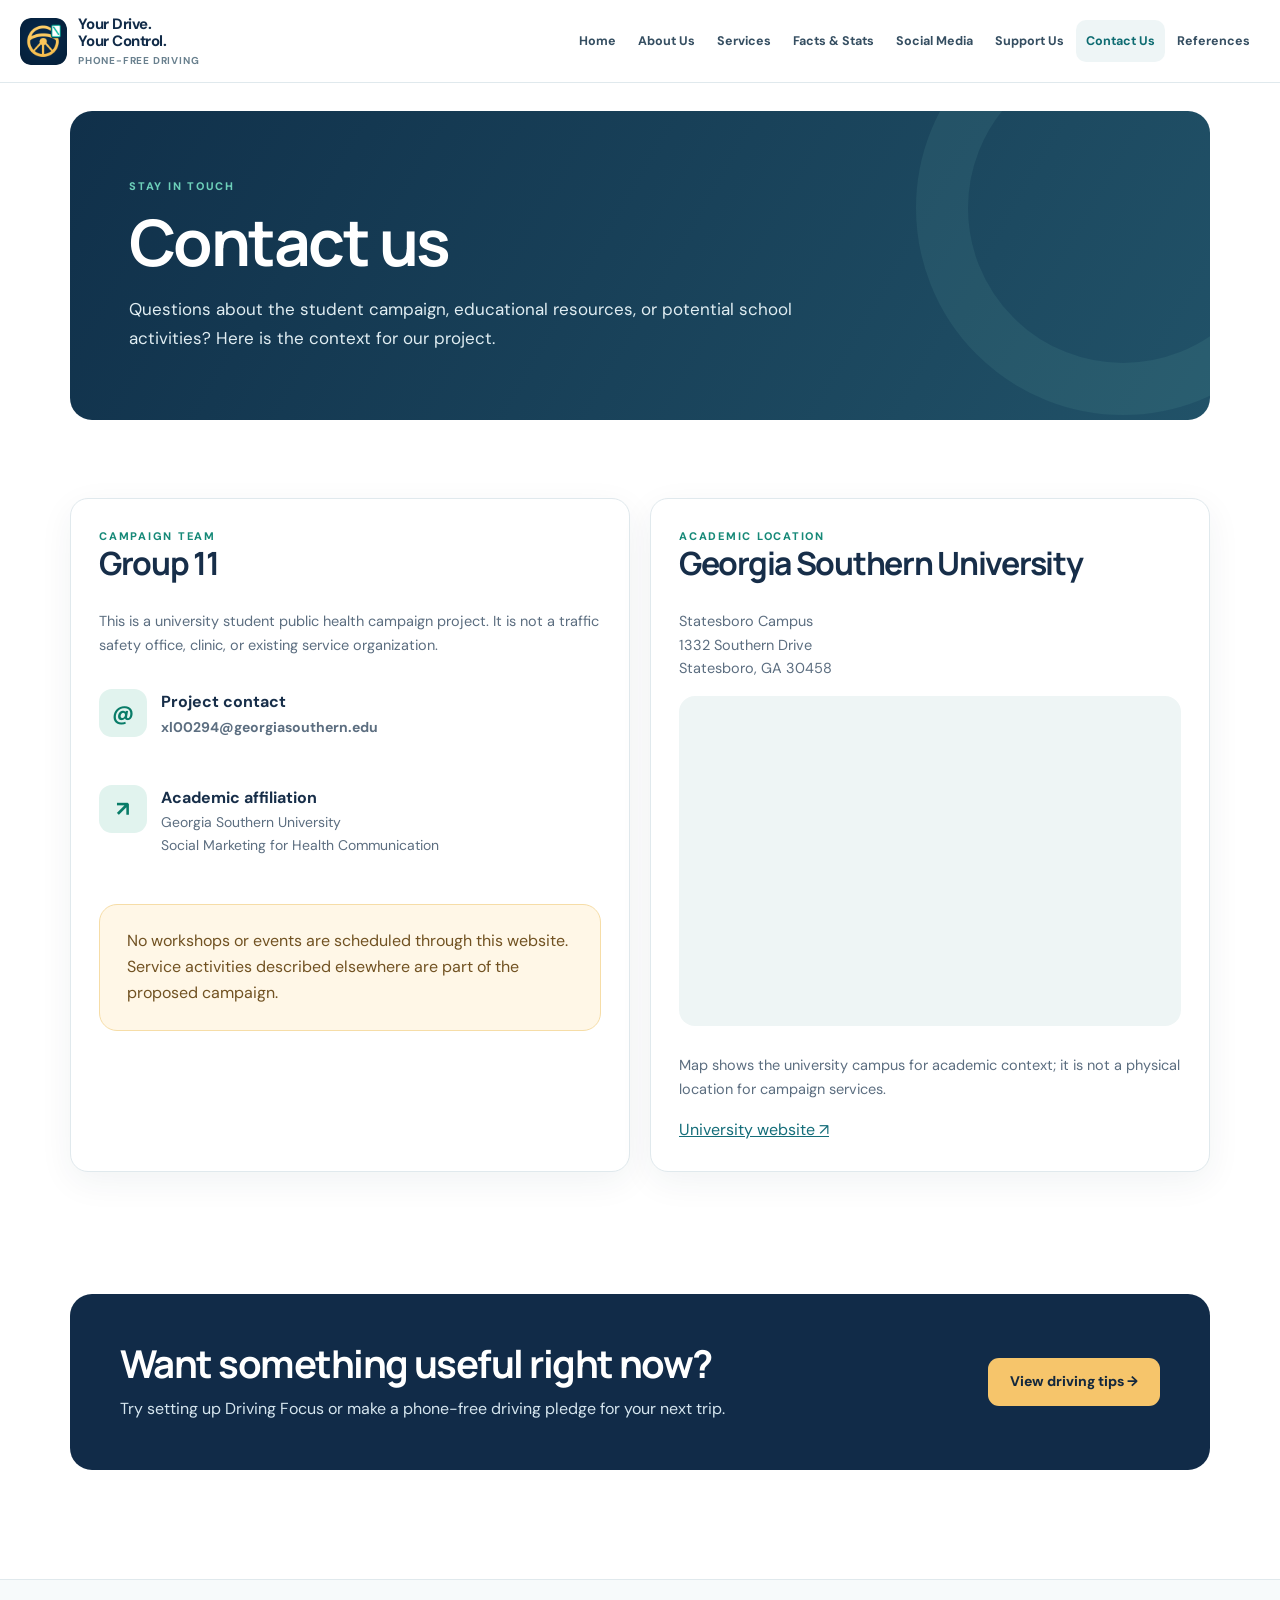
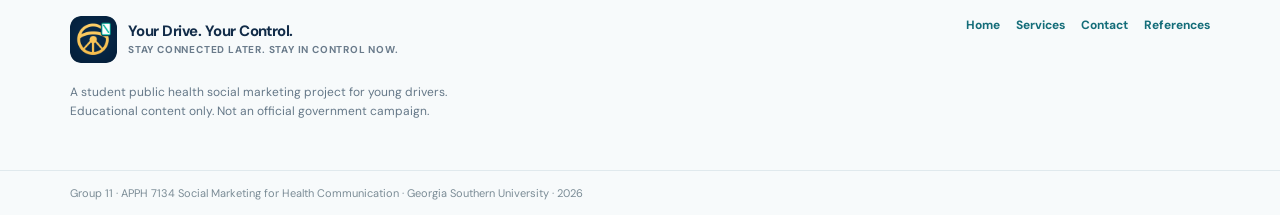
<file: contact.html>
<!doctype html>
<html lang="en">
<head>
<meta charset="UTF-8">
<meta name="viewport" content="width=device-width,initial-scale=1">
<meta name="description" content="Contact information and academic affiliation for the Group 11 texting and driving campaign project.">
<meta name="theme-color" content="#112b48">
<title>Contact Us | Your Drive. Your Control.</title>
<link rel="stylesheet" href="css/style.css">
<link rel="icon" href="assets/logo-fallback.svg" type="image/svg+xml">
</head>
<body>
<a class="skip" href="#main">Skip to main content</a>
<header class="site-header"><div class="head-wrap">
<a class="branding" href="index.html" aria-label="Your Drive. Your Control. home"><img class="site-logo" src="assets/logo.png" alt="Campaign logo"><span class="brand-lines"><strong>Your Drive.<br>Your Control.</strong><small>Phone-free driving</small></span></a>
<button class="menu-button" aria-label="Toggle menu" aria-expanded="false" aria-controls="site-nav">☰</button>
<nav class="nav-links" id="site-nav" aria-label="Main navigation"><a href="index.html">Home</a><a href="about.html">About Us</a><a href="services.html">Services</a><a href="facts.html">Facts & Stats</a><a href="social-media.html">Social Media</a><a href="support.html">Support Us</a><a href="contact.html" class="active" aria-current="page">Contact Us</a><a href="references.html">References</a></nav>
</div></header>
<main id="main"><div class="container"><div class="page-banner"><div class="kicker">Stay in touch</div><h1>Contact us</h1><p>Questions about the student campaign, educational resources, or potential school activities? Here is the context for our project.</p></div></div><section class="section"><div class="container"><div class="grid cols-2"><div class="card"><div class="kicker">Campaign team</div><h2 style="font-size:2rem">Group 11</h2><p>This is a university student public health campaign project. It is not a traffic safety office, clinic, or existing service organization.</p><div class="contact-detail mt-md"><div class="icon-box">@</div><div><strong>Project contact</strong><p><strong>xl00294@georgiasouthern.edu</strong><br></p></div></div><div class="contact-detail mt-md"><div class="icon-box">↗</div><div><strong>Academic affiliation</strong><p>Georgia Southern University<br>Social Marketing for Health Communication</p></div></div><div class="aside-tip mt-md">No workshops or events are scheduled through this website. Service activities described elsewhere are part of the proposed campaign.</div></div><div class="card"><div class="kicker">Academic location</div><h2 style="font-size:2rem">Georgia Southern University</h2><p>Statesboro Campus<br>1332 Southern Drive<br>Statesboro, GA 30458</p><iframe title="Map showing Georgia Southern University's Statesboro Campus" class="map-frame" loading="lazy" referrerpolicy="no-referrer-when-downgrade" src="https://www.google.com/maps?q=Georgia%20Southern%20University%20Statesboro%20Campus&output=embed"></iframe><p class="tiny mt-sm">Map shows the university campus for academic context; it is not a physical location for campaign services.</p><a href="https://www.georgiasouthern.edu/" target="_blank" rel="noopener noreferrer">University website ↗</a></div></div></div></section>
<section class="section tight"><div class="container"><div class="banner-cta"><div><h2>Want something useful right now?</h2><p>Try setting up Driving Focus or make a phone-free driving pledge for your next trip.</p></div><a class="btn btn-gold" href="services.html">View driving tips →</a></div></div></section></main>
<footer class="site-footer"><div class="container footer-inner"><div><a class="branding" href="index.html"><img class="site-logo" src="assets/logo.png" alt="Campaign logo"><span class="brand-lines"><strong>Your Drive. Your Control.</strong><small>Stay connected later. Stay in control now.</small></span></a><p class="tiny mt-sm">A student public health social marketing project for young drivers.<br>Educational content only. Not an official government campaign.</p></div><nav aria-label="Footer navigation" class="footer-links"><a href="index.html">Home</a><a href="services.html">Services</a><a href="contact.html">Contact</a><a href="references.html">References</a></nav></div><div class="footer-bottom"><div class="container">Group 11 · APPH 7134 Social Marketing for Health Communication · Georgia Southern University · 2026</div></div></footer>
<script src="js/main.js" defer></script>
</body></html>
</file>
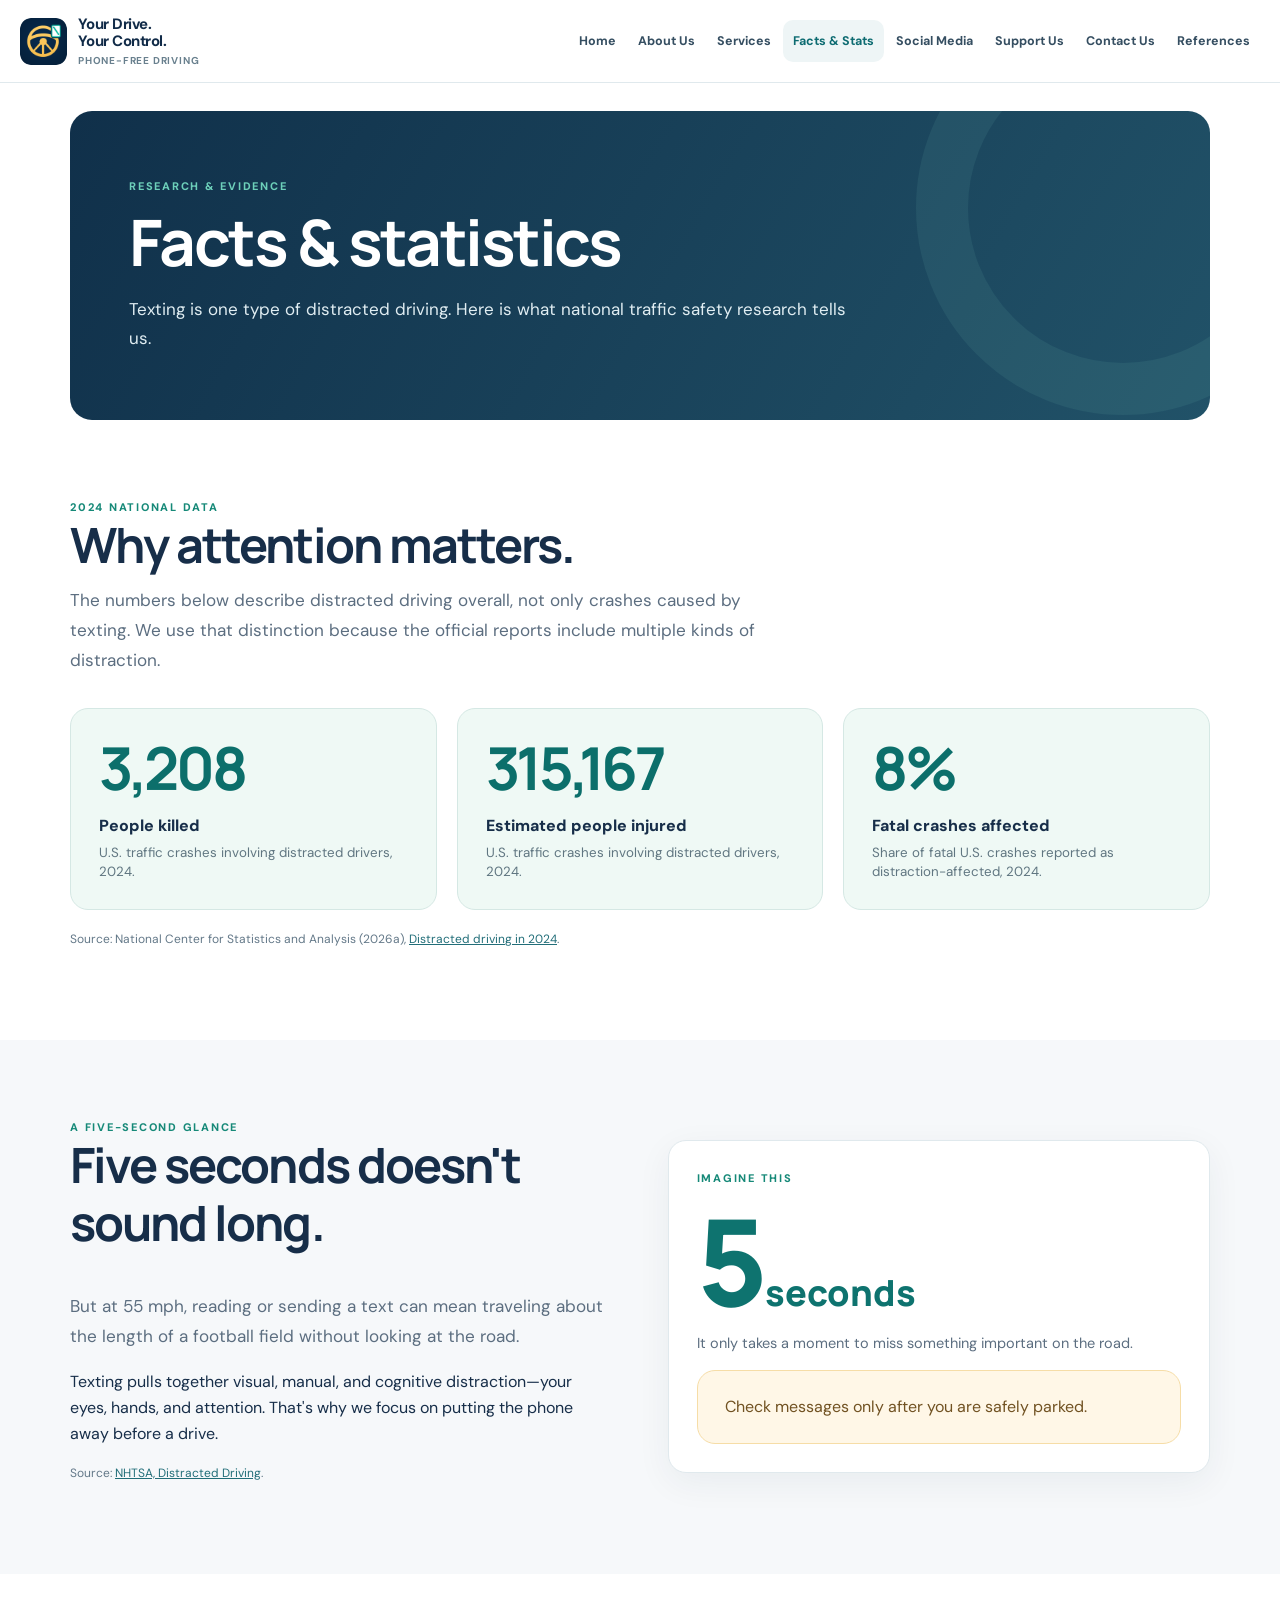
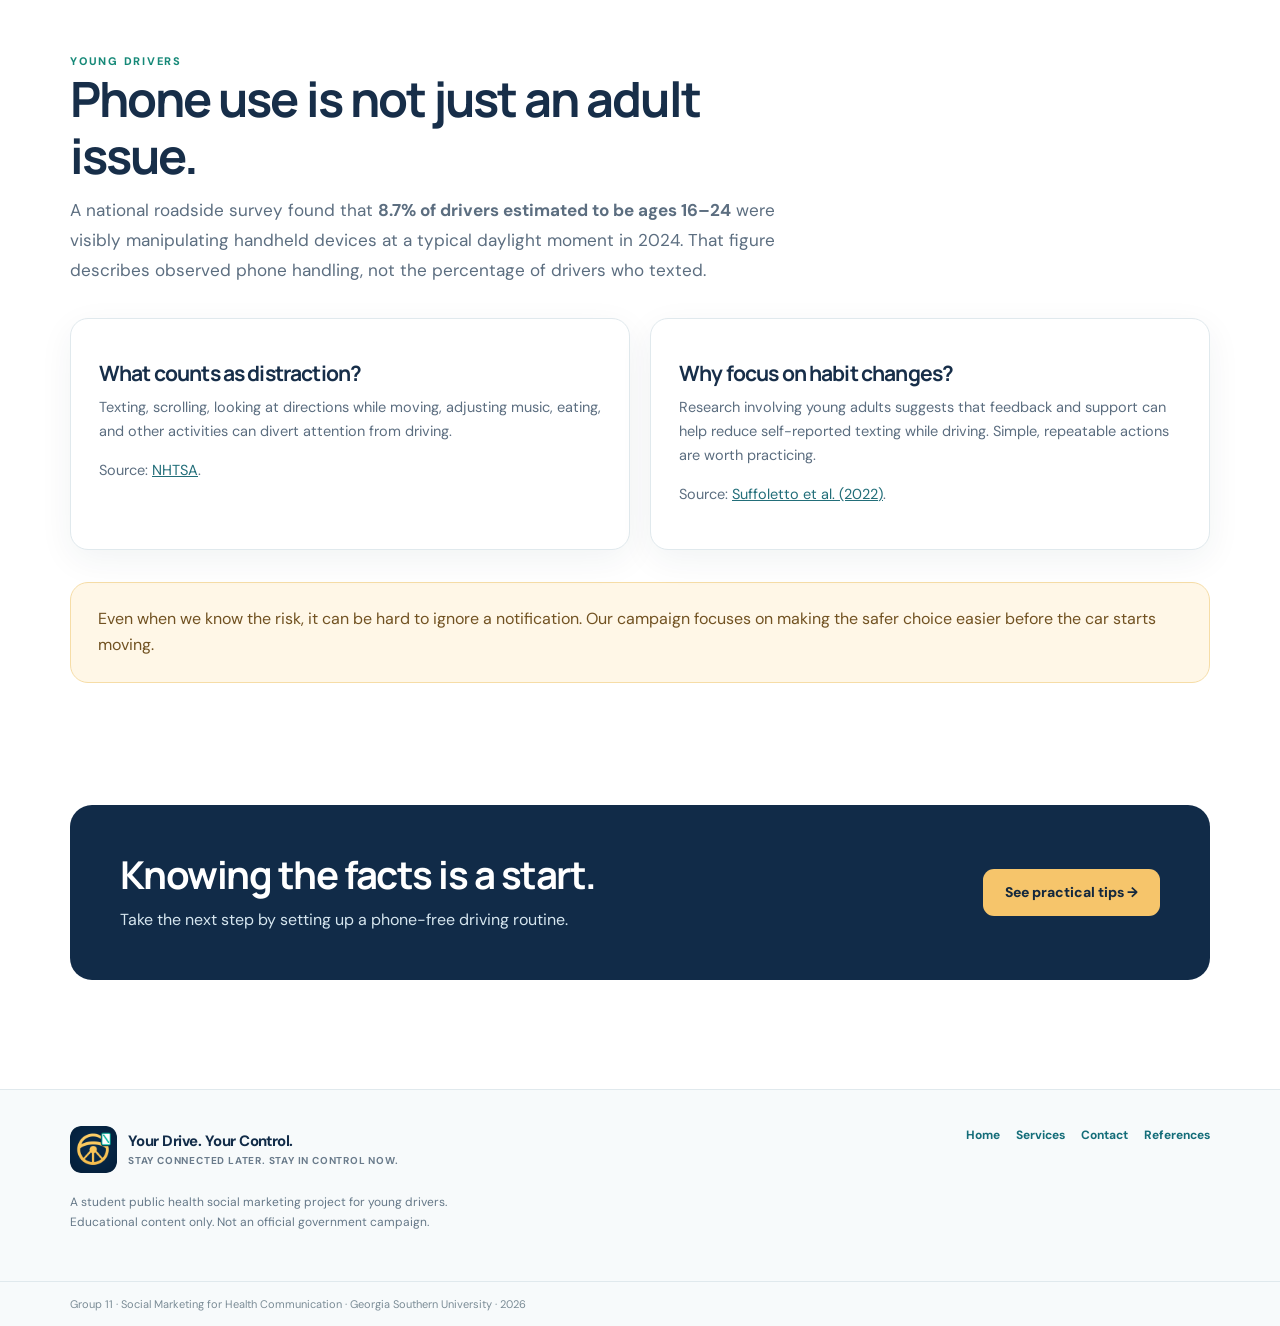
<file: facts.html>
<!doctype html>
<html lang="en">
<head>
<meta charset="UTF-8">
<meta name="viewport" content="width=device-width,initial-scale=1">
<meta name="description" content="Distracted driving facts from NHTSA and IIHS, including 2024 deaths and injuries.">
<meta name="theme-color" content="#112b48">
<title>Facts &amp; Statistics | Your Drive. Your Control.</title>
<link rel="stylesheet" href="css/style.css">
<link rel="icon" href="assets/logo-fallback.svg" type="image/svg+xml">
</head>
<body>
<a class="skip" href="#main">Skip to main content</a>
<header class="site-header"><div class="head-wrap">
<a class="branding" href="index.html" aria-label="Your Drive. Your Control. home"><img class="site-logo" src="assets/logo.png" alt="Campaign logo"><span class="brand-lines"><strong>Your Drive.<br>Your Control.</strong><small>Phone-free driving</small></span></a>
<button class="menu-button" aria-label="Toggle menu" aria-expanded="false" aria-controls="site-nav">☰</button>
<nav class="nav-links" id="site-nav" aria-label="Main navigation"><a href="index.html">Home</a><a href="about.html">About Us</a><a href="services.html">Services</a><a href="facts.html" class="active" aria-current="page">Facts & Stats</a><a href="social-media.html">Social Media</a><a href="support.html">Support Us</a><a href="contact.html">Contact Us</a><a href="references.html">References</a></nav>
</div></header>
<main id="main"><div class="container"><div class="page-banner"><div class="kicker">Research & evidence</div><h1>Facts & statistics</h1><p>Texting is one type of distracted driving. Here is what national traffic safety research tells us.</p></div></div><section class="section"><div class="container"><div class="section-header"><div class="kicker">2024 national data</div><h2>Why attention matters.</h2><p>The numbers below describe distracted driving overall, not only crashes caused by texting. We use that distinction because the official reports include multiple kinds of distraction.</p></div><div class="grid cols-3"><div class="stat-card"><strong>3,208</strong><span>People killed</span><small>U.S. traffic crashes involving distracted drivers, 2024.</small></div><div class="stat-card"><strong>315,167</strong><span>Estimated people injured</span><small>U.S. traffic crashes involving distracted drivers, 2024.</small></div><div class="stat-card"><strong>8%</strong><span>Fatal crashes affected</span><small>Share of fatal U.S. crashes reported as distraction-affected, 2024.</small></div></div><p class="footnotes mt-sm">Source: National Center for Statistics and Analysis (2026a), <a href="references.html#nhtsa2026">Distracted driving in 2024</a>.</p></div></section>
<section class="section soft"><div class="container split"><div><div class="kicker">A five-second glance</div><h2>Five seconds doesn't sound long.</h2><p class="lede">But at 55 mph, reading or sending a text can mean traveling about the length of a football field without looking at the road.</p><p>Texting pulls together visual, manual, and cognitive distraction—your eyes, hands, and attention. That's why we focus on putting the phone away before a drive.</p><p class="footnotes">Source: <a href="references.html#nhtsaweb">NHTSA, Distracted Driving</a>.</p></div><div class="card"><div class="kicker">Imagine this</div><div style="font-family:Manrope,Arial,sans-serif;font-size:clamp(4rem,11vw,7.5rem);font-weight:800;letter-spacing:-.08em;color:#0e736f;line-height:1.2">5<span style="font-size:.3em;letter-spacing:0"> seconds</span></div><p>It only takes a moment to miss something important on the road.</p><div class="aside-tip">Check messages only after you are safely parked.</div></div></div></section>
<section class="section"><div class="container"><div class="section-header"><div class="kicker">Young drivers</div><h2>Phone use is not just an adult issue.</h2><p>A national roadside survey found that <strong>8.7% of drivers estimated to be ages 16–24</strong> were visibly manipulating handheld devices at a typical daylight moment in 2024. That figure describes observed phone handling, not the percentage of drivers who texted.</p></div><div class="grid cols-2"><div class="card"><h3>What counts as distraction?</h3><p>Texting, scrolling, looking at directions while moving, adjusting music, eating, and other activities can divert attention from driving.</p><p class="footnotes">Source: <a href="references.html#nhtsaweb">NHTSA</a>.</p></div><div class="card"><h3>Why focus on habit changes?</h3><p>Research involving young adults suggests that feedback and support can help reduce self-reported texting while driving. Simple, repeatable actions are worth practicing.</p><p class="footnotes">Source: <a href="references.html#suffoletto">Suffoletto et al. (2022)</a>.</p></div></div><div class="aside-tip mt-md">Even when we know the risk, it can be hard to ignore a notification. Our campaign focuses on making the safer choice easier before the car starts moving.</div></div></section>
<section class="section tight"><div class="container"><div class="banner-cta"><div><h2>Knowing the facts is a start.</h2><p>Take the next step by setting up a phone-free driving routine.</p></div><a class="btn btn-gold" href="services.html">See practical tips →</a></div></div></section></main>
<footer class="site-footer"><div class="container footer-inner"><div><a class="branding" href="index.html"><img class="site-logo" src="assets/logo.png" alt="Campaign logo"><span class="brand-lines"><strong>Your Drive. Your Control.</strong><small>Stay connected later. Stay in control now.</small></span></a><p class="tiny mt-sm">A student public health social marketing project for young drivers.<br>Educational content only. Not an official government campaign.</p></div><nav aria-label="Footer navigation" class="footer-links"><a href="index.html">Home</a><a href="services.html">Services</a><a href="contact.html">Contact</a><a href="references.html">References</a></nav></div><div class="footer-bottom"><div class="container">Group 11 · Social Marketing for Health Communication · Georgia Southern University · 2026</div></div></footer>
<script src="js/main.js" defer></script>
</body></html>
</file>
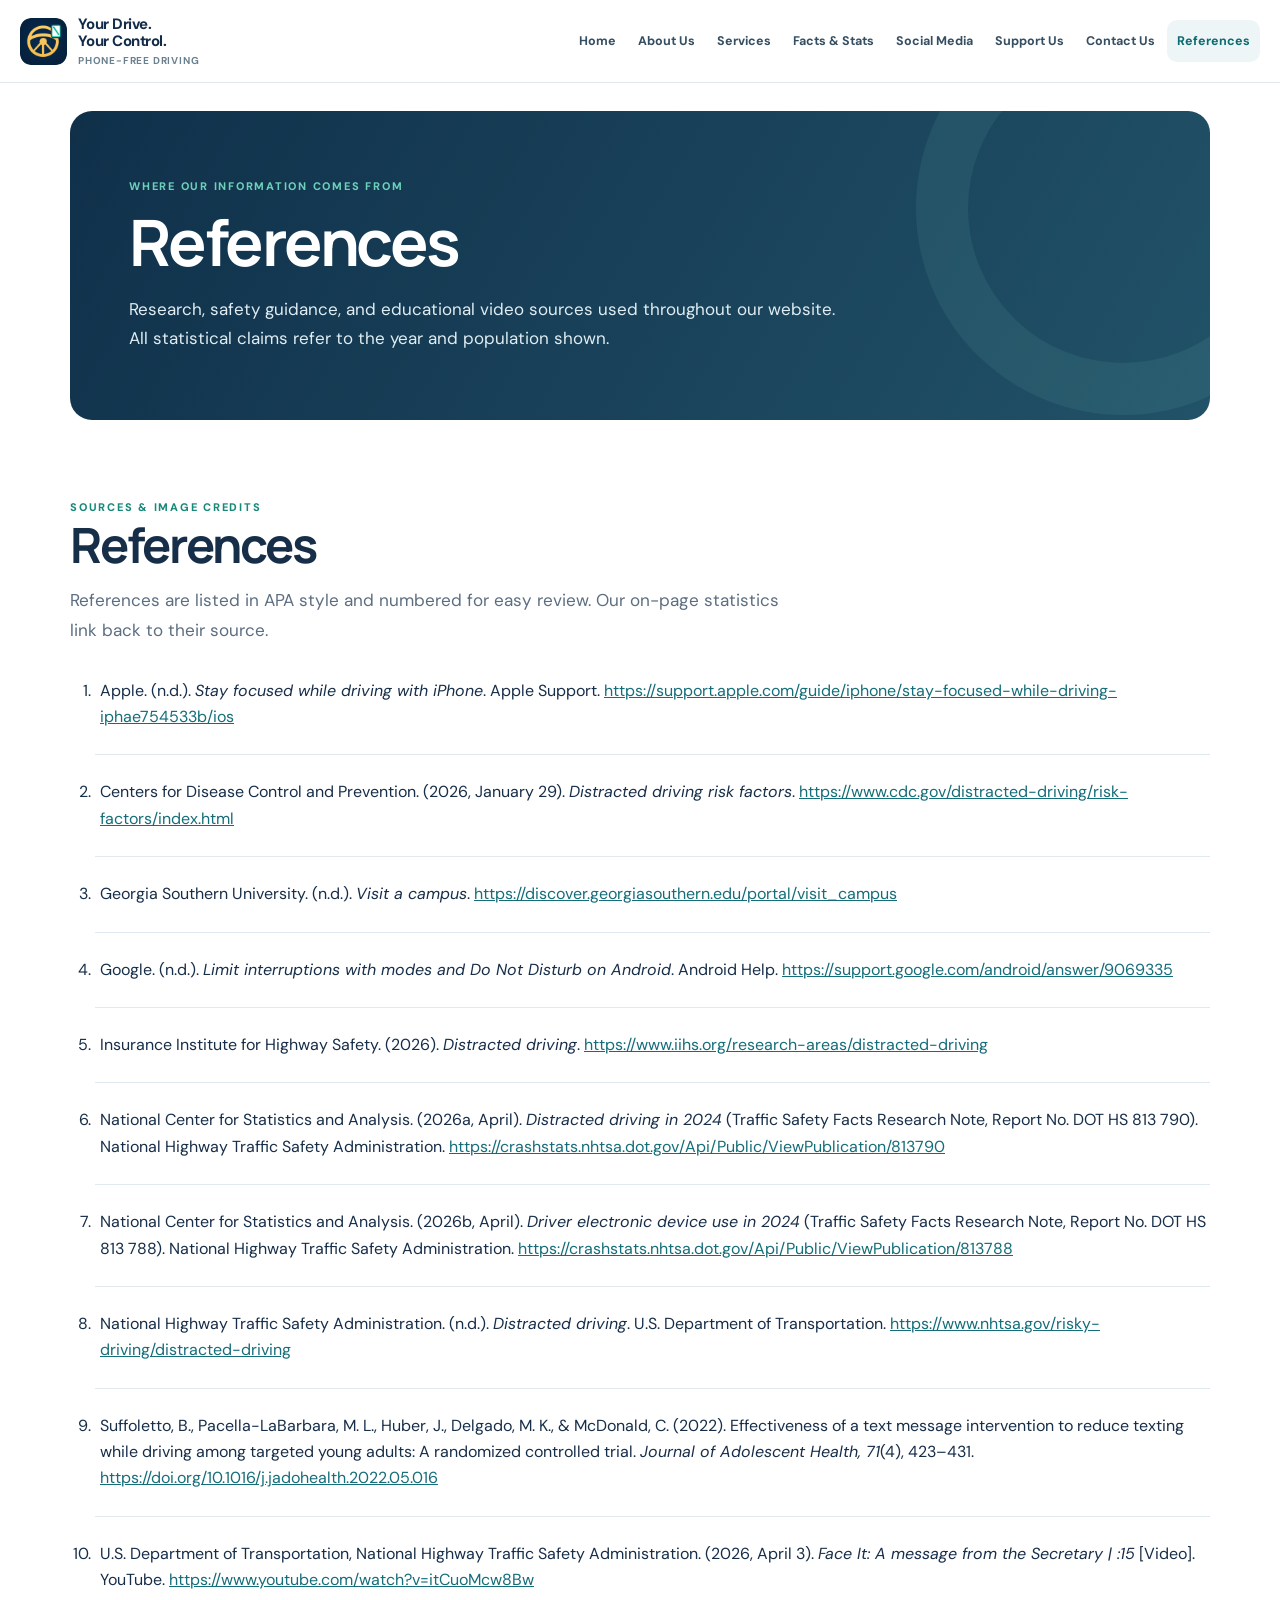
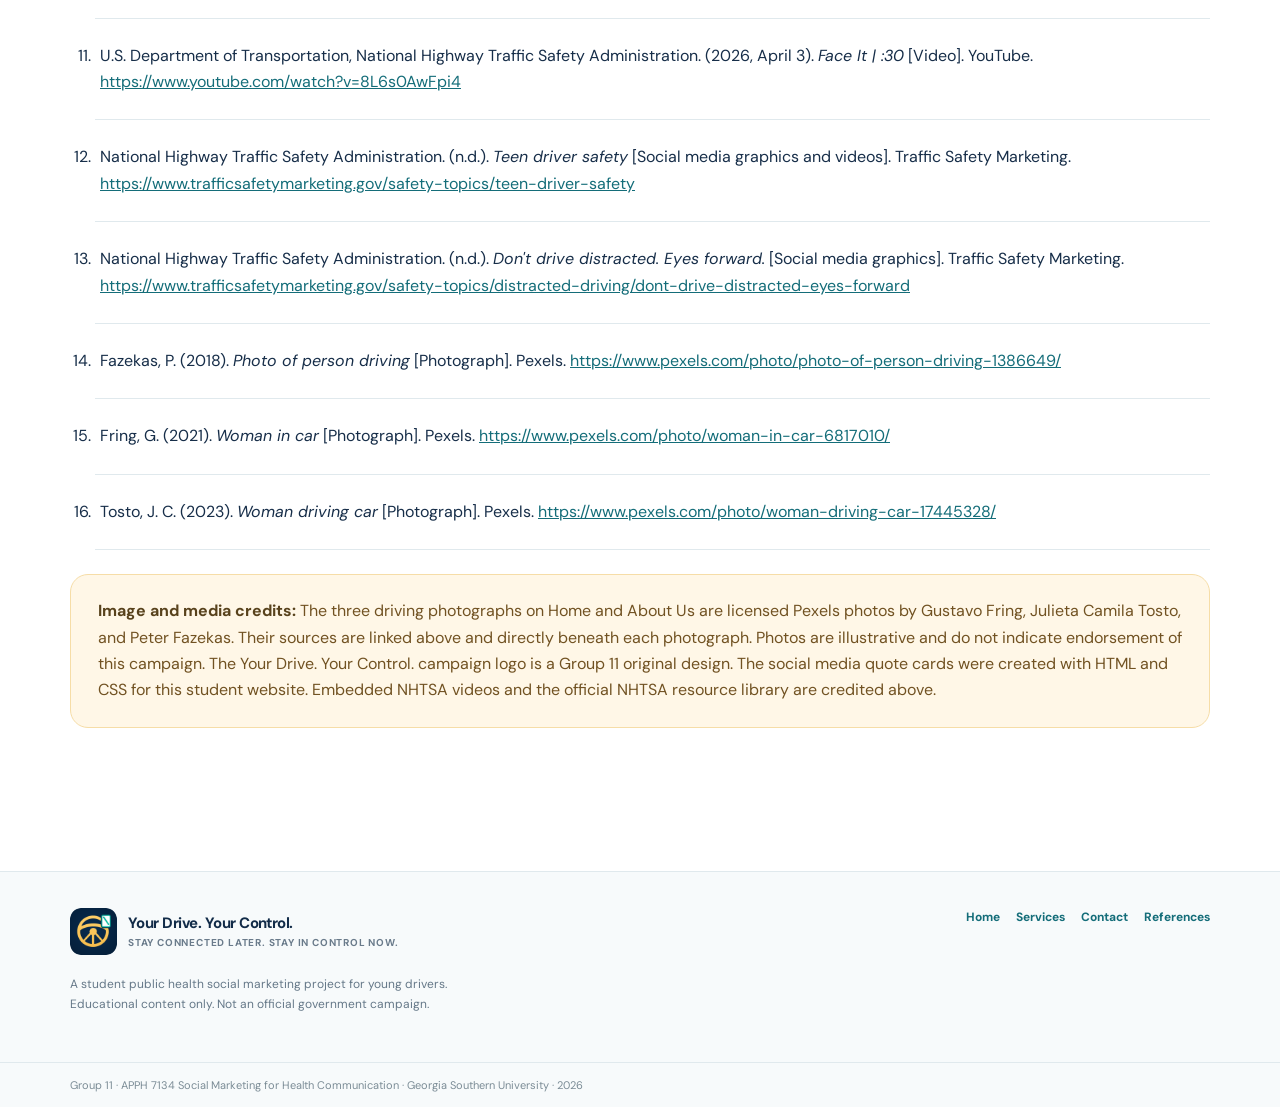
<file: references.html>
<!DOCTYPE html>

<html lang="en">
<head>
<meta charset="utf-8"/>
<meta content="width=device-width,initial-scale=1" name="viewport"/>
<meta content="APA-style source list, safety research, data reports, and video credits." name="description"/>
<meta content="#112b48" name="theme-color"/>
<title>References | Your Drive. Your Control.</title>
<link href="css/style.css" rel="stylesheet"/>
<link href="assets/logo-fallback.svg" rel="icon" type="image/svg+xml"/>
</head>
<body>
<a class="skip" href="#main">Skip to main content</a>
<header class="site-header"><div class="head-wrap">
<a aria-label="Your Drive. Your Control. home" class="branding" href="index.html"><img alt="Campaign logo" class="site-logo" src="assets/logo.png"/><span class="brand-lines"><strong>Your Drive.<br/>Your Control.</strong><small>Phone-free driving</small></span></a>
<button aria-controls="site-nav" aria-expanded="false" aria-label="Toggle menu" class="menu-button">☰</button>
<nav aria-label="Main navigation" class="nav-links" id="site-nav"><a href="index.html">Home</a><a href="about.html">About Us</a><a href="services.html">Services</a><a href="facts.html">Facts &amp; Stats</a><a href="social-media.html">Social Media</a><a href="support.html">Support Us</a><a href="contact.html">Contact Us</a><a aria-current="page" class="active" href="references.html">References</a></nav>
</div></header>
<main id="main"><div class="container"><div class="page-banner"><div class="kicker">Where our information comes from</div><h1>References</h1><p>Research, safety guidance, and educational video sources used throughout our website. All statistical claims refer to the year and population shown.</p></div></div><section class="section"><div class="container"><div class="section-header"><div class="kicker">Sources &amp; image credits</div><h2>References</h2><p>References are listed in APA style and numbered for easy review. Our on-page statistics link back to their source.</p></div><ol class="reference-list"><li id="apple">Apple. (n.d.). <em>Stay focused while driving with iPhone</em>. Apple Support. <a href="https://support.apple.com/guide/iphone/stay-focused-while-driving-iphae754533b/ios" rel="noopener noreferrer" target="_blank">https://support.apple.com/guide/iphone/stay-focused-while-driving-iphae754533b/ios</a></li><li id="cdc">Centers for Disease Control and Prevention. (2026, January 29). <em>Distracted driving risk factors</em>. <a href="https://www.cdc.gov/distracted-driving/risk-factors/index.html" rel="noopener noreferrer" target="_blank">https://www.cdc.gov/distracted-driving/risk-factors/index.html</a></li><li id="gsu">Georgia Southern University. (n.d.). <em>Visit a campus</em>. <a href="https://discover.georgiasouthern.edu/portal/visit_campus" rel="noopener noreferrer" target="_blank">https://discover.georgiasouthern.edu/portal/visit_campus</a></li><li id="android">Google. (n.d.). <em>Limit interruptions with modes and Do Not Disturb on Android</em>. Android Help. <a href="https://support.google.com/android/answer/9069335" rel="noopener noreferrer" target="_blank">https://support.google.com/android/answer/9069335</a></li><li id="iihs">Insurance Institute for Highway Safety. (2026). <em>Distracted driving</em>. <a href="https://www.iihs.org/research-areas/distracted-driving" rel="noopener noreferrer" target="_blank">https://www.iihs.org/research-areas/distracted-driving</a></li><li id="nhtsa2026">National Center for Statistics and Analysis. (2026a, April). <em>Distracted driving in 2024</em> (Traffic Safety Facts Research Note, Report No. DOT HS 813 790). National Highway Traffic Safety Administration. <a href="https://crashstats.nhtsa.dot.gov/Api/Public/ViewPublication/813790" rel="noopener noreferrer" target="_blank">https://crashstats.nhtsa.dot.gov/Api/Public/ViewPublication/813790</a></li><li id="device2026">National Center for Statistics and Analysis. (2026b, April). <em>Driver electronic device use in 2024</em> (Traffic Safety Facts Research Note, Report No. DOT HS 813 788). National Highway Traffic Safety Administration. <a href="https://crashstats.nhtsa.dot.gov/Api/Public/ViewPublication/813788" rel="noopener noreferrer" target="_blank">https://crashstats.nhtsa.dot.gov/Api/Public/ViewPublication/813788</a></li><li id="nhtsaweb">National Highway Traffic Safety Administration. (n.d.). <em>Distracted driving</em>. U.S. Department of Transportation. <a href="https://www.nhtsa.gov/risky-driving/distracted-driving" rel="noopener noreferrer" target="_blank">https://www.nhtsa.gov/risky-driving/distracted-driving</a></li><li id="suffoletto">Suffoletto, B., Pacella-LaBarbara, M. L., Huber, J., Delgado, M. K., &amp; McDonald, C. (2022). Effectiveness of a text message intervention to reduce texting while driving among targeted young adults: A randomized controlled trial. <em>Journal of Adolescent Health, 71</em>(4), 423–431. <a href="https://doi.org/10.1016/j.jadohealth.2022.05.016" rel="noopener noreferrer" target="_blank">https://doi.org/10.1016/j.jadohealth.2022.05.016</a></li><li id="video-two">U.S. Department of Transportation, National Highway Traffic Safety Administration. (2026, April 3). <em>Face It: A message from the Secretary | :15</em> [Video]. YouTube. <a href="https://www.youtube.com/watch?v=itCuoMcw8Bw" rel="noopener noreferrer" target="_blank">https://www.youtube.com/watch?v=itCuoMcw8Bw</a></li><li id="video-one">U.S. Department of Transportation, National Highway Traffic Safety Administration. (2026, April 3). <em>Face It | :30</em> [Video]. YouTube. <a href="https://www.youtube.com/watch?v=8L6s0AwFpi4" rel="noopener noreferrer" target="_blank">https://www.youtube.com/watch?v=8L6s0AwFpi4</a></li><li id="nhtsa-teen-media">National Highway Traffic Safety Administration. (n.d.). <em>Teen driver safety</em> [Social media graphics and videos]. Traffic Safety Marketing. <a href="https://www.trafficsafetymarketing.gov/safety-topics/teen-driver-safety" rel="noopener noreferrer" target="_blank">https://www.trafficsafetymarketing.gov/safety-topics/teen-driver-safety</a></li><li id="nhtsa-distracted-media">National Highway Traffic Safety Administration. (n.d.). <em>Don't drive distracted. Eyes forward.</em> [Social media graphics]. Traffic Safety Marketing. <a href="https://www.trafficsafetymarketing.gov/safety-topics/distracted-driving/dont-drive-distracted-eyes-forward" rel="noopener noreferrer" target="_blank">https://www.trafficsafetymarketing.gov/safety-topics/distracted-driving/dont-drive-distracted-eyes-forward</a></li><li id="photo-journey">Fazekas, P. (2018). <em>Photo of person driving</em> [Photograph]. Pexels. <a href="https://www.pexels.com/photo/photo-of-person-driving-1386649/" rel="noopener noreferrer" target="_blank">https://www.pexels.com/photo/photo-of-person-driving-1386649/</a></li><li id="photo-driver">Fring, G. (2021). <em>Woman in car</em> [Photograph]. Pexels. <a href="https://www.pexels.com/photo/woman-in-car-6817010/" rel="noopener noreferrer" target="_blank">https://www.pexels.com/photo/woman-in-car-6817010/</a></li><li id="photo-wheel">Tosto, J. C. (2023). <em>Woman driving car</em> [Photograph]. Pexels. <a href="https://www.pexels.com/photo/woman-driving-car-17445328/" rel="noopener noreferrer" target="_blank">https://www.pexels.com/photo/woman-driving-car-17445328/</a></li></ol><div class="aside-tip"><strong>Image and media credits:</strong> The three driving photographs on Home and About Us are licensed Pexels photos by Gustavo Fring, Julieta Camila Tosto, and Peter Fazekas. Their sources are linked above and directly beneath each photograph. Photos are illustrative and do not indicate endorsement of this campaign. The Your Drive. Your Control. campaign logo is a Group 11 original design. The social media quote cards were created with HTML and CSS for this student website. Embedded NHTSA videos and the official NHTSA resource library are credited above.</div></div></section></main>
<footer class="site-footer"><div class="container footer-inner"><div><a class="branding" href="index.html"><img alt="Campaign logo" class="site-logo" src="assets/logo.png"/><span class="brand-lines"><strong>Your Drive. Your Control.</strong><small>Stay connected later. Stay in control now.</small></span></a><p class="tiny mt-sm">A student public health social marketing project for young drivers.<br/>Educational content only. Not an official government campaign.</p></div><nav aria-label="Footer navigation" class="footer-links"><a href="index.html">Home</a><a href="services.html">Services</a><a href="contact.html">Contact</a><a href="references.html">References</a></nav></div><div class="footer-bottom"><div class="container">Group 11 · APPH 7134 Social Marketing for Health Communication · Georgia Southern University · 2026</div></div></footer>
<script defer="" src="js/main.js"></script>
</body></html>
</file>
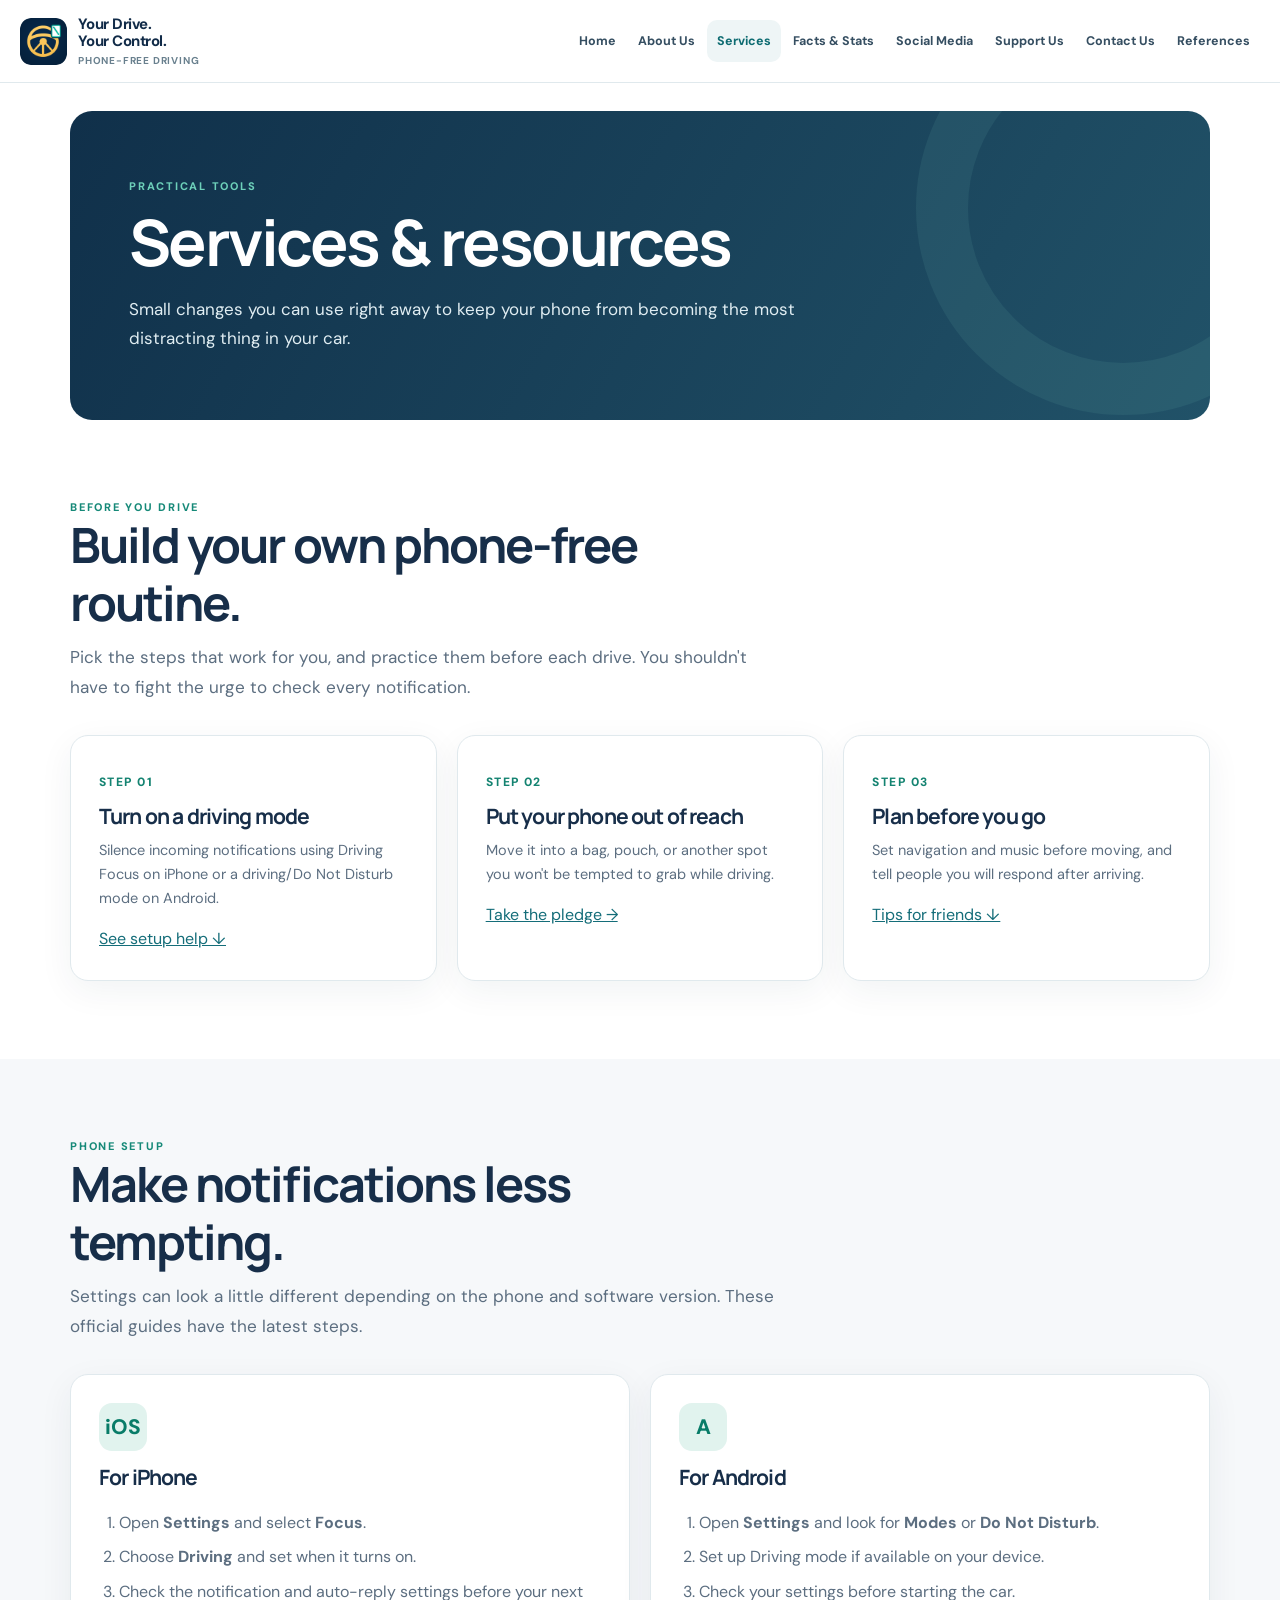
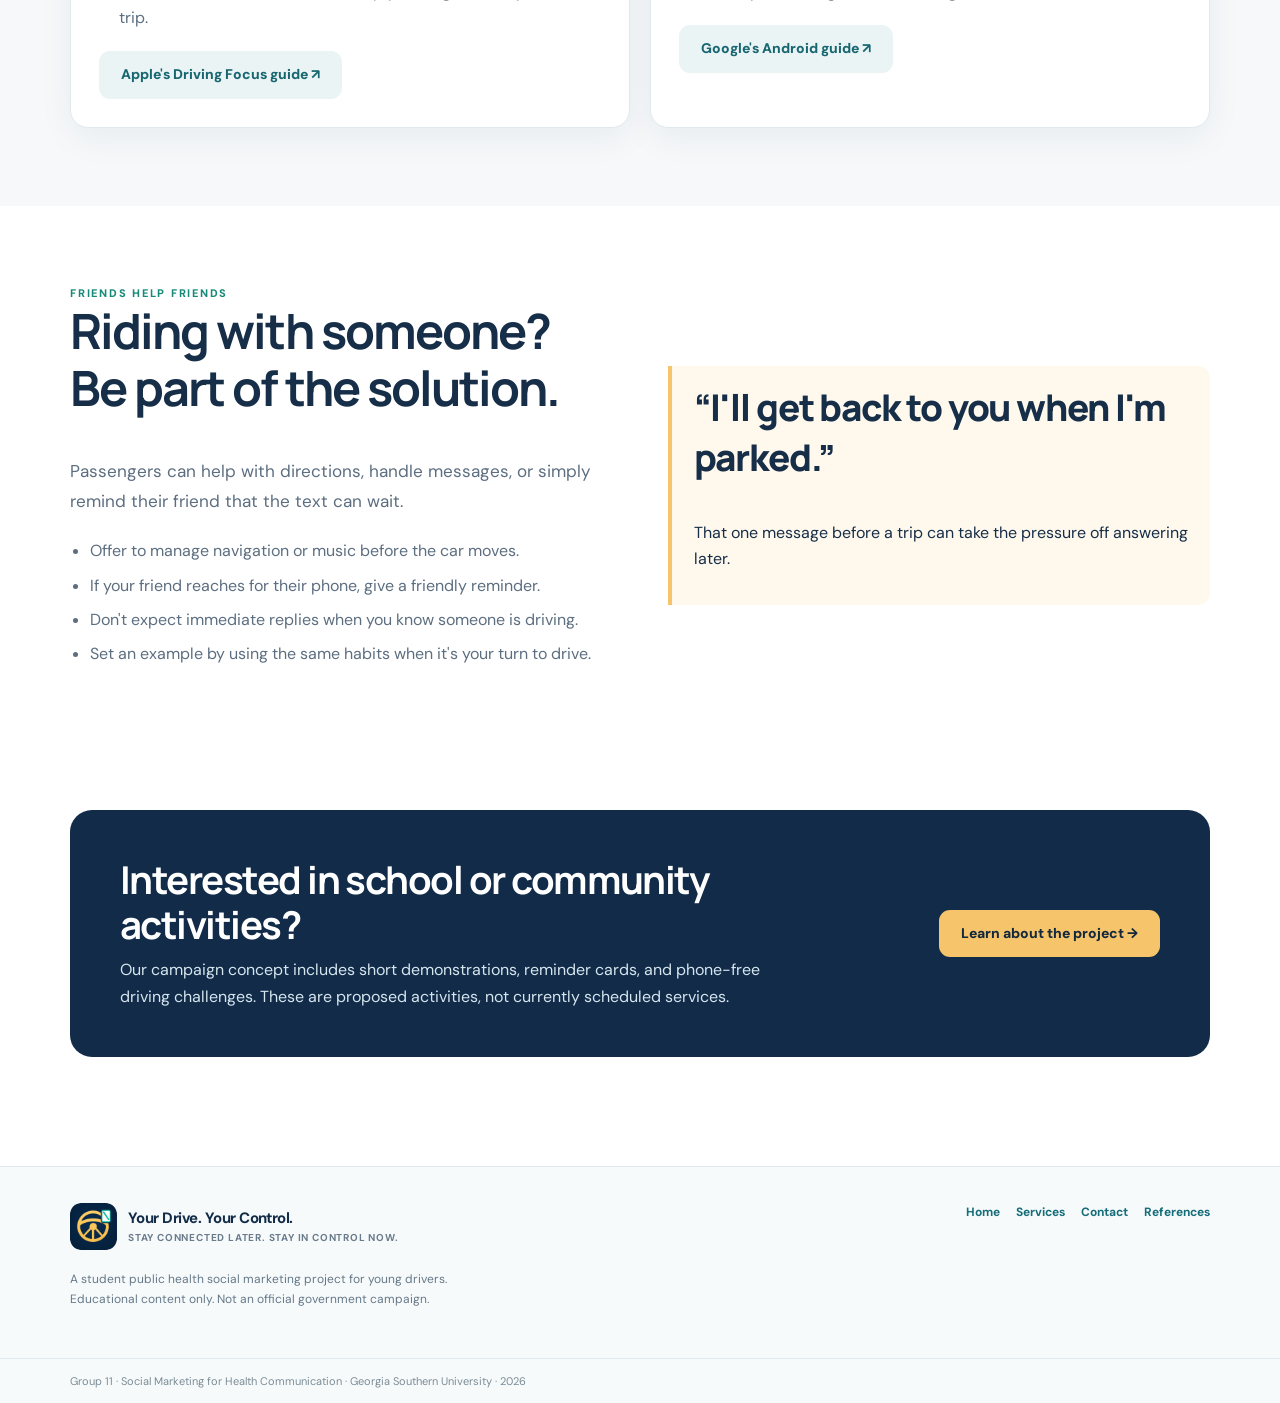
<file: services.html>
<!doctype html>
<html lang="en">
<head>
<meta charset="UTF-8">
<meta name="viewport" content="width=device-width,initial-scale=1">
<meta name="description" content="Phone-free driving tips, iPhone Driving Focus, Android Do Not Disturb, and tips for passengers.">
<meta name="theme-color" content="#112b48">
<title>Services | Your Drive. Your Control.</title>
<link rel="stylesheet" href="css/style.css">
<link rel="icon" href="assets/logo-fallback.svg" type="image/svg+xml">
</head>
<body>
<a class="skip" href="#main">Skip to main content</a>
<header class="site-header"><div class="head-wrap">
<a class="branding" href="index.html" aria-label="Your Drive. Your Control. home"><img class="site-logo" src="assets/logo.png" alt="Campaign logo"><span class="brand-lines"><strong>Your Drive.<br>Your Control.</strong><small>Phone-free driving</small></span></a>
<button class="menu-button" aria-label="Toggle menu" aria-expanded="false" aria-controls="site-nav">☰</button>
<nav class="nav-links" id="site-nav" aria-label="Main navigation"><a href="index.html">Home</a><a href="about.html">About Us</a><a href="services.html" class="active" aria-current="page">Services</a><a href="facts.html">Facts & Stats</a><a href="social-media.html">Social Media</a><a href="support.html">Support Us</a><a href="contact.html">Contact Us</a><a href="references.html">References</a></nav>
</div></header>
<main id="main"><div class="container"><div class="page-banner"><div class="kicker">Practical tools</div><h1>Services & resources</h1><p>Small changes you can use right away to keep your phone from becoming the most distracting thing in your car.</p></div></div><section class="section"><div class="container"><div class="section-header"><div class="kicker">Before you drive</div><h2>Build your own phone-free routine.</h2><p>Pick the steps that work for you, and practice them before each drive. You shouldn't have to fight the urge to check every notification.</p></div><div class="grid cols-3 process"><article class="card"><span class="number">STEP 01</span><h3>Turn on a driving mode</h3><p>Silence incoming notifications using Driving Focus on iPhone or a driving/Do Not Disturb mode on Android.</p><a href="#phone-setup">See setup help ↓</a></article><article class="card"><span class="number">STEP 02</span><h3>Put your phone out of reach</h3><p>Move it into a bag, pouch, or another spot you won't be tempted to grab while driving.</p><a href="support.html">Take the pledge →</a></article><article class="card"><span class="number">STEP 03</span><h3>Plan before you go</h3><p>Set navigation and music before moving, and tell people you will respond after arriving.</p><a href="#passengers">Tips for friends ↓</a></article></div></div></section>
<section class="section soft" id="phone-setup"><div class="container"><div class="section-header"><div class="kicker">Phone setup</div><h2>Make notifications less tempting.</h2><p>Settings can look a little different depending on the phone and software version. These official guides have the latest steps.</p></div><div class="grid cols-2"><div class="card"><div class="icon-box">iOS</div><h3>For iPhone</h3><ol class="check-list"><li>Open <strong>Settings</strong> and select <strong>Focus</strong>.</li><li>Choose <strong>Driving</strong> and set when it turns on.</li><li>Check the notification and auto-reply settings before your next trip.</li></ol><a class="btn btn-plain" target="_blank" rel="noopener noreferrer" href="https://support.apple.com/guide/iphone/stay-focused-while-driving-iphae754533b/ios">Apple's Driving Focus guide ↗</a></div><div class="card"><div class="icon-box">A</div><h3>For Android</h3><ol class="check-list"><li>Open <strong>Settings</strong> and look for <strong>Modes</strong> or <strong>Do Not Disturb</strong>.</li><li>Set up Driving mode if available on your device.</li><li>Check your settings before starting the car.</li></ol><a class="btn btn-plain" target="_blank" rel="noopener noreferrer" href="https://support.google.com/android/answer/9069335">Google's Android guide ↗</a></div></div></div></section>
<section class="section" id="passengers"><div class="container split"><div><div class="kicker">Friends help friends</div><h2>Riding with someone? Be part of the solution.</h2><p class="lede">Passengers can help with directions, handle messages, or simply remind their friend that the text can wait.</p><ul class="check-list"><li>Offer to manage navigation or music before the car moves.</li><li>If your friend reaches for their phone, give a friendly reminder.</li><li>Don't expect immediate replies when you know someone is driving.</li><li>Set an example by using the same habits when it's your turn to drive.</li></ul></div><div class="outline-block"><p class="safety-quote">“I'll get back to you when I'm parked.”</p><p>That one message before a trip can take the pressure off answering later.</p></div></div></section>
<section class="section tight"><div class="container"><div class="banner-cta"><div><h2>Interested in school or community activities?</h2><p>Our campaign concept includes short demonstrations, reminder cards, and phone-free driving challenges. These are proposed activities, not currently scheduled services.</p></div><a class="btn btn-gold" href="contact.html">Learn about the project →</a></div></div></section></main>
<footer class="site-footer"><div class="container footer-inner"><div><a class="branding" href="index.html"><img class="site-logo" src="assets/logo.png" alt="Campaign logo"><span class="brand-lines"><strong>Your Drive. Your Control.</strong><small>Stay connected later. Stay in control now.</small></span></a><p class="tiny mt-sm">A student public health social marketing project for young drivers.<br>Educational content only. Not an official government campaign.</p></div><nav aria-label="Footer navigation" class="footer-links"><a href="index.html">Home</a><a href="services.html">Services</a><a href="contact.html">Contact</a><a href="references.html">References</a></nav></div><div class="footer-bottom"><div class="container">Group 11 · Social Marketing for Health Communication · Georgia Southern University · 2026</div></div></footer>
<script src="js/main.js" defer></script>
</body></html>
</file>
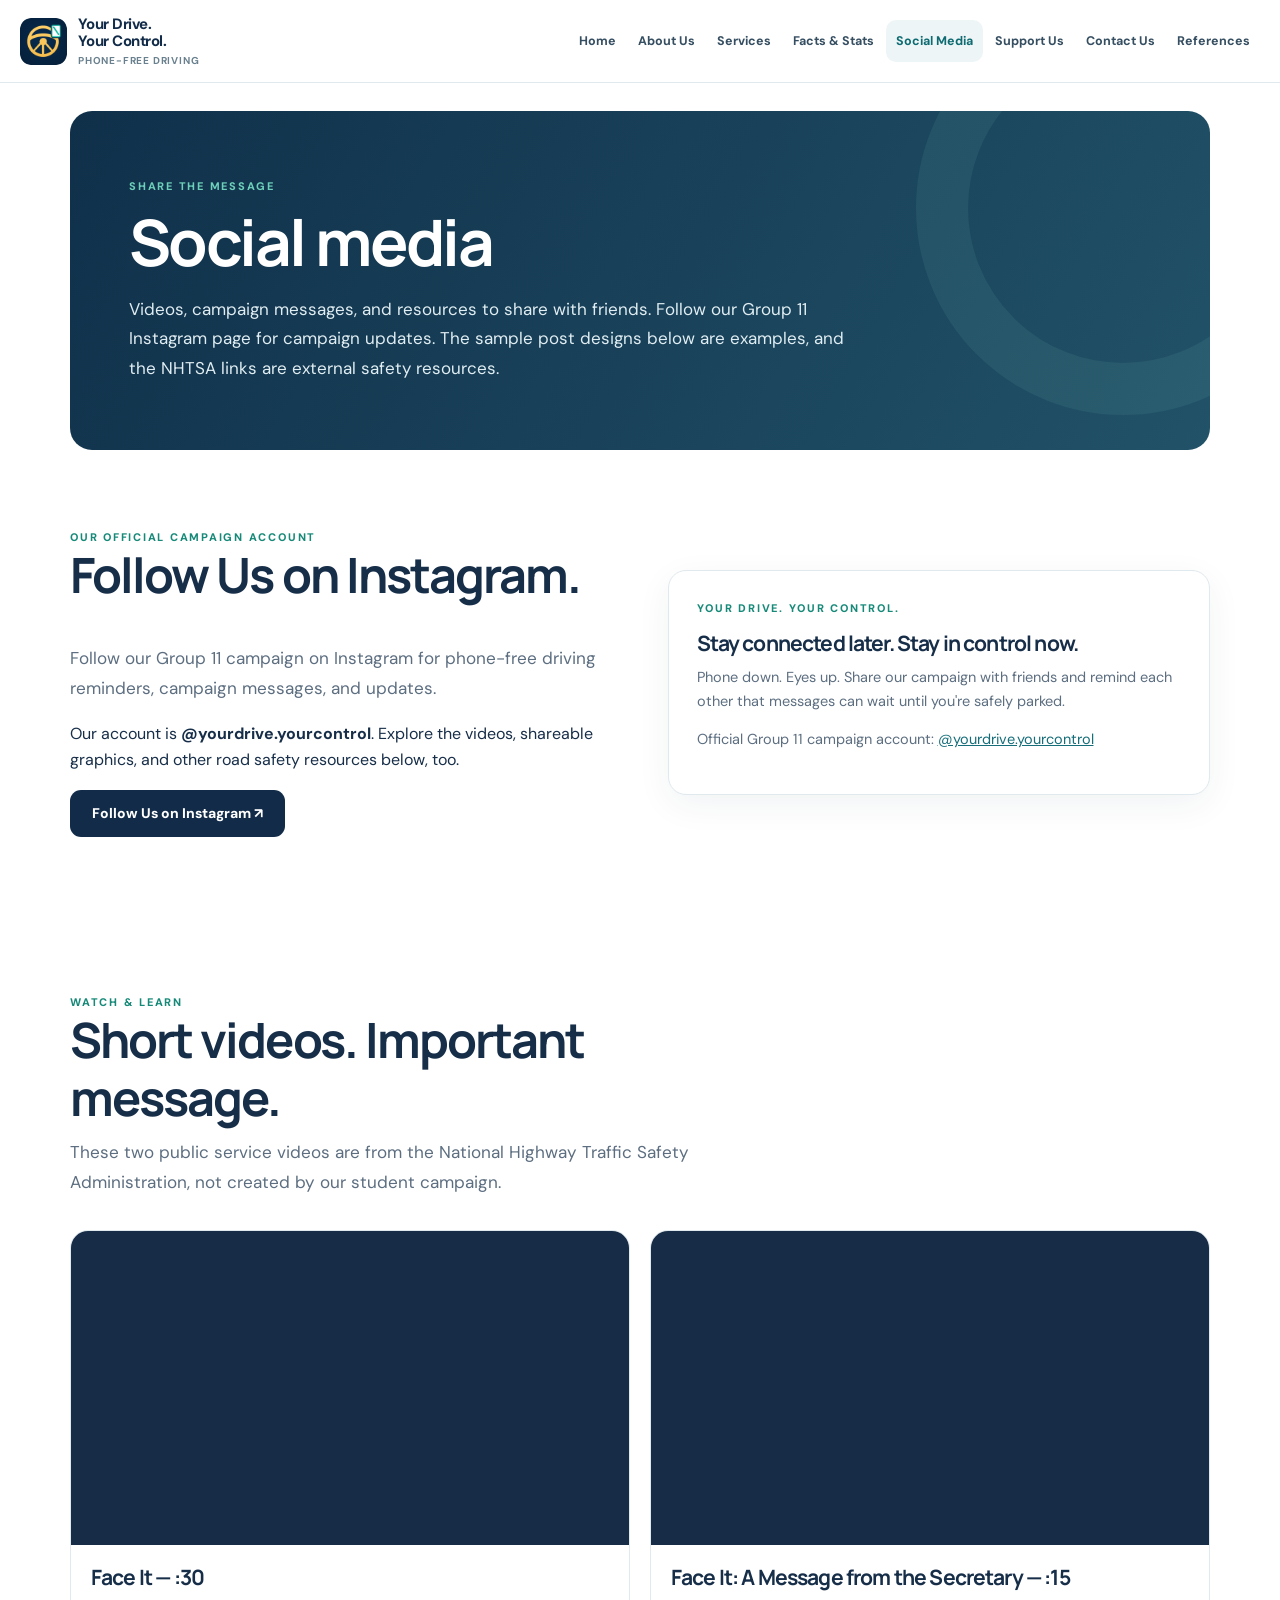
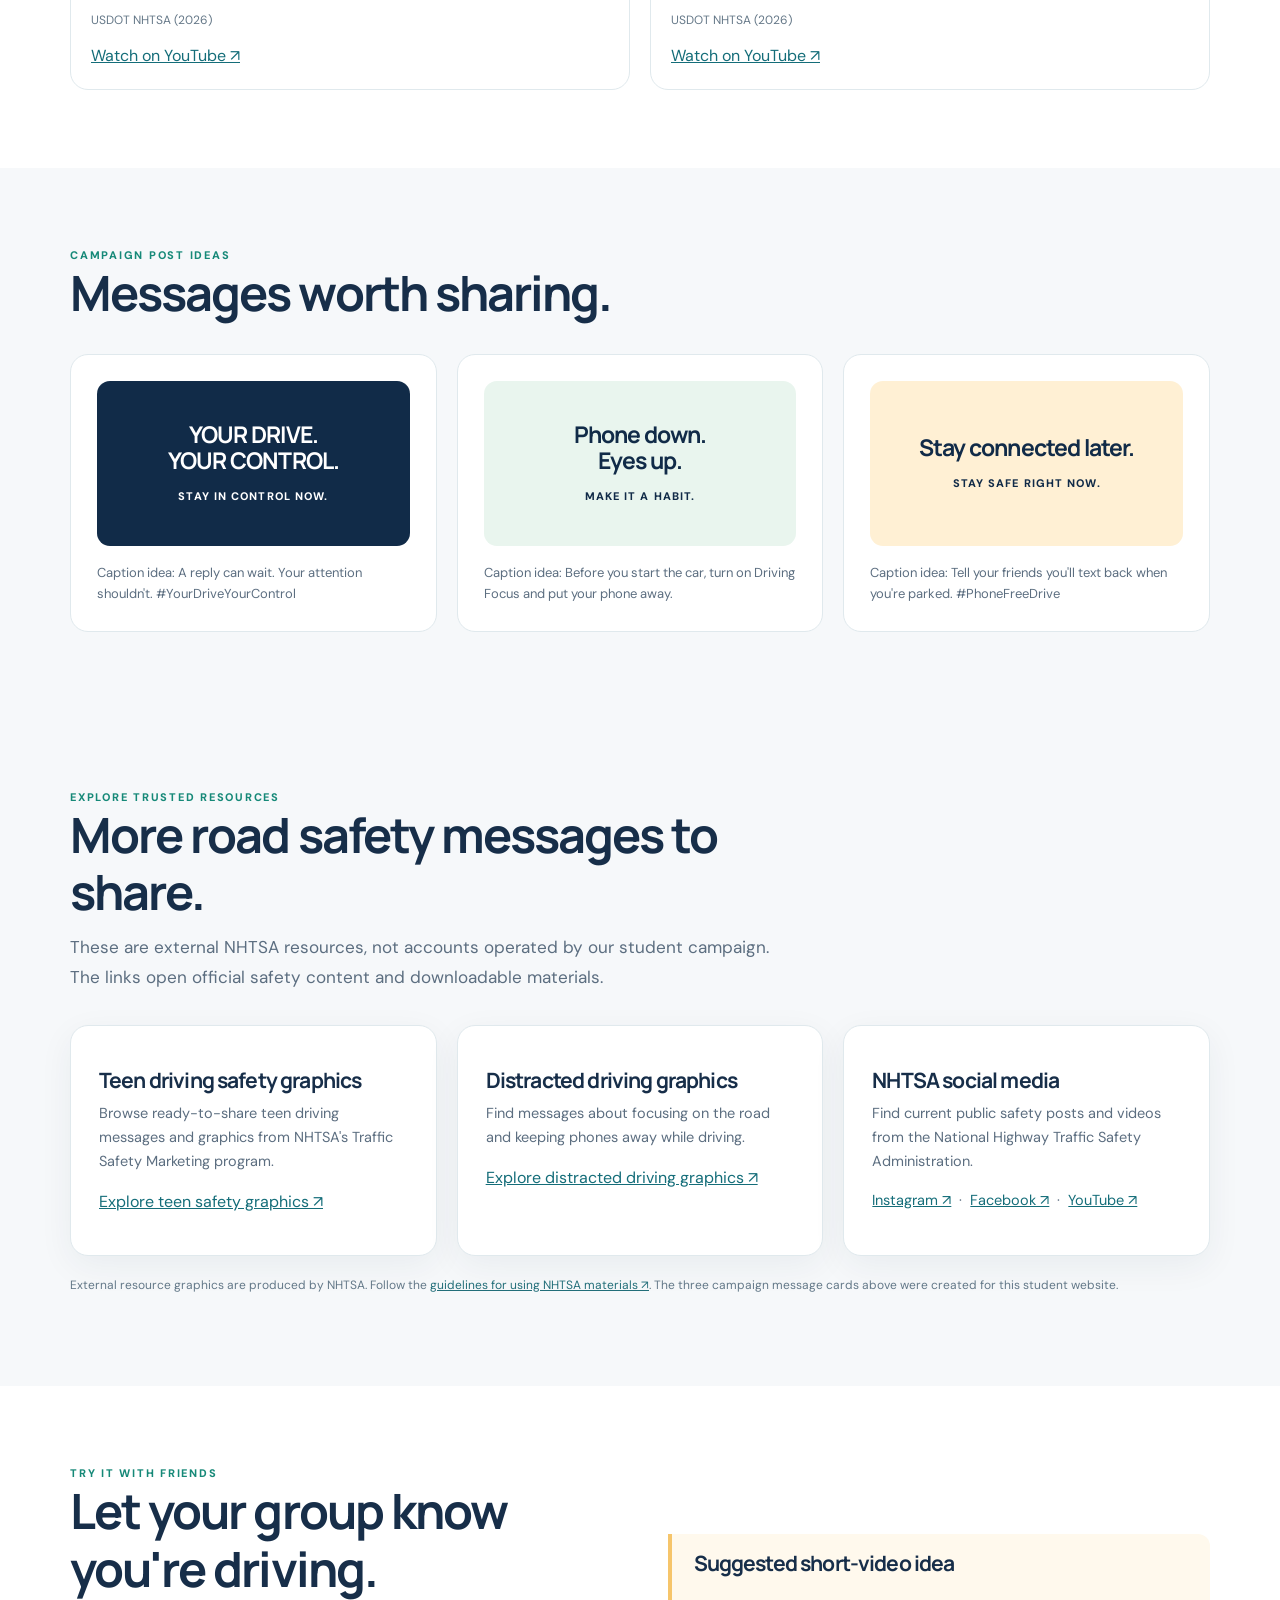
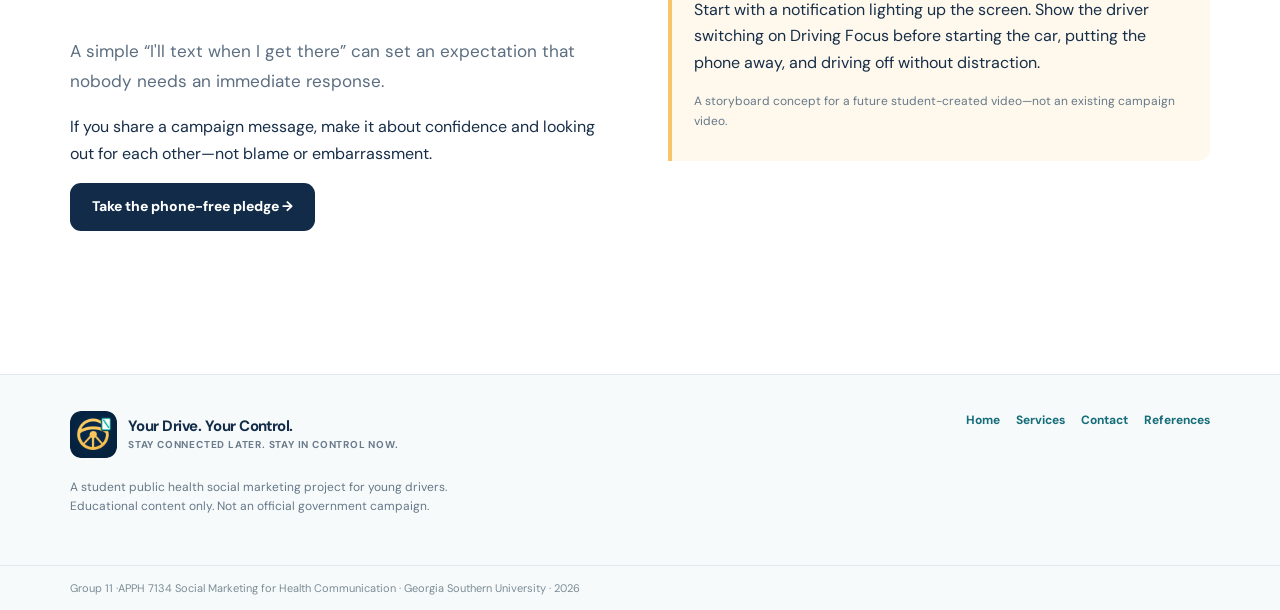
<file: social-media.html>
<!DOCTYPE html>

<html lang="en">
<head>
<meta charset="utf-8"/>
<meta content="width=device-width,initial-scale=1" name="viewport"/>
<meta content="Distracted driving prevention video gallery and youth-focused shareable campaign graphics." name="description"/>
<meta content="#112b48" name="theme-color"/>
<title>Social Media | Your Drive. Your Control.</title>
<link href="css/style.css" rel="stylesheet"/>
<link href="assets/logo-fallback.svg" rel="icon" type="image/svg+xml"/>
</head>
<body>
<a class="skip" href="#main">Skip to main content</a>
<header class="site-header"><div class="head-wrap">
<a aria-label="Your Drive. Your Control. home" class="branding" href="index.html"><img alt="Campaign logo" class="site-logo" src="assets/logo.png"/><span class="brand-lines"><strong>Your Drive.<br/>Your Control.</strong><small>Phone-free driving</small></span></a>
<button aria-controls="site-nav" aria-expanded="false" aria-label="Toggle menu" class="menu-button">☰</button>
<nav aria-label="Main navigation" class="nav-links" id="site-nav"><a href="index.html">Home</a><a href="about.html">About Us</a><a href="services.html">Services</a><a href="facts.html">Facts &amp; Stats</a><a aria-current="page" class="active" href="social-media.html">Social Media</a><a href="support.html">Support Us</a><a href="contact.html">Contact Us</a><a href="references.html">References</a></nav>
</div></header>
<main id="main"><div class="container"><div class="page-banner"><div class="kicker">Share the message</div><h1>Social media</h1><p>Videos, campaign messages, and resources to share with friends. Follow our Group 11 Instagram page for campaign updates. The sample post designs below are examples, and the NHTSA links are external safety resources.</p></div></div>
<section class="section" id="our-instagram">
<div class="container split">
<div>
<div class="kicker">Our official campaign account</div>
<h2>Follow Us on Instagram.</h2>
<p class="lede">Follow our Group 11 campaign on Instagram for phone-free driving reminders, campaign messages, and updates.</p>
<p>Our account is <strong>@yourdrive.yourcontrol</strong>. Explore the videos, shareable graphics, and other road safety resources below, too.</p>
<a class="btn btn-navy" href="https://www.instagram.com/yourdrive.yourcontrol" target="_blank" rel="noopener noreferrer">Follow Us on Instagram ↗</a>
</div>
<div class="card">
<div class="kicker">Your Drive. Your Control.</div>
<h3>Stay connected later. Stay in control now.</h3>
<p>Phone down. Eyes up. Share our campaign with friends and remind each other that messages can wait until you're safely parked.</p>
<p class="tiny">Official Group 11 campaign account: <a href="https://www.instagram.com/yourdrive.yourcontrol" target="_blank" rel="noopener noreferrer">@yourdrive.yourcontrol</a></p>
</div>
</div>
</section>
<section class="section"><div class="container"><div class="section-header"><div class="kicker">Watch &amp; learn</div><h2>Short videos. Important message.</h2><p>These two public service videos are from the National Highway Traffic Safety Administration, not created by our student campaign.</p></div><div class="grid cols-2"><article class="media-tile"><iframe allow="accelerometer; autoplay; clipboard-write; encrypted-media; gyroscope; picture-in-picture; web-share" allowfullscreen="" loading="lazy" referrerpolicy="strict-origin-when-cross-origin" src="https://www.youtube-nocookie.com/embed/8L6s0AwFpi4" title="NHTSA Face It distracted driving public service video"></iframe><div class="media-inner"><h3>Face It — :30</h3><p class="tiny">USDOT NHTSA (2026)</p><a href="https://www.youtube.com/watch?v=8L6s0AwFpi4" rel="noopener noreferrer" target="_blank">Watch on YouTube ↗</a></div></article><article class="media-tile"><iframe allow="accelerometer; autoplay; clipboard-write; encrypted-media; gyroscope; picture-in-picture; web-share" allowfullscreen="" loading="lazy" referrerpolicy="strict-origin-when-cross-origin" src="https://www.youtube-nocookie.com/embed/itCuoMcw8Bw" title="NHTSA Face It public safety message from the Secretary"></iframe><div class="media-inner"><h3>Face It: A Message from the Secretary — :15</h3><p class="tiny">USDOT NHTSA (2026)</p><a href="https://www.youtube.com/watch?v=itCuoMcw8Bw" rel="noopener noreferrer" target="_blank">Watch on YouTube ↗</a></div></article></div></div></section>
<section class="section soft"><div class="container"><div class="section-header"><div class="kicker">Campaign post ideas</div><h2>Messages worth sharing.</h2></div><div class="grid cols-3"><article class="social-post"><div class="post-design"><strong>YOUR DRIVE.<br/>YOUR CONTROL.</strong><small>Stay in control now.</small></div><p class="post-desc">Caption idea: A reply can wait. Your attention shouldn't. #YourDriveYourControl</p></article><article class="social-post"><div class="post-design"><strong>Phone down.<br/>Eyes up.</strong><small>Make it a habit.</small></div><p class="post-desc">Caption idea: Before you start the car, turn on Driving Focus and put your phone away.</p></article><article class="social-post"><div class="post-design"><strong>Stay connected later.</strong><small>Stay safe right now.</small></div><p class="post-desc">Caption idea: Tell your friends you'll text back when you're parked. #PhoneFreeDrive</p></article></div></div></section>
<section class="section soft" id="external-resources">
<div class="container">
<div class="section-header">
<div class="kicker">Explore trusted resources</div>
<h2>More road safety messages to share.</h2>
<p>These are external NHTSA resources, not accounts operated by our student campaign. The links open official safety content and downloadable materials.</p>
</div>
<div class="grid cols-3">
<article class="card">
<h3>Teen driving safety graphics</h3>
<p>Browse ready-to-share teen driving messages and graphics from NHTSA's Traffic Safety Marketing program.</p>
<a href="https://www.trafficsafetymarketing.gov/safety-topics/teen-driver-safety" rel="noopener noreferrer" target="_blank">Explore teen safety graphics ↗</a>
</article>
<article class="card">
<h3>Distracted driving graphics</h3>
<p>Find messages about focusing on the road and keeping phones away while driving.</p>
<a href="https://www.trafficsafetymarketing.gov/safety-topics/distracted-driving/dont-drive-distracted-eyes-forward" rel="noopener noreferrer" target="_blank">Explore distracted driving graphics ↗</a>
</article>
<article class="card">
<h3>NHTSA social media</h3>
<p>Find current public safety posts and videos from the National Highway Traffic Safety Administration.</p>
<p><a href="https://www.instagram.com/nhtsagov/" rel="noopener noreferrer" target="_blank">Instagram ↗</a>  ·  <a href="https://www.facebook.com/NHTSA" rel="noopener noreferrer" target="_blank">Facebook ↗</a>  ·  <a href="https://www.youtube.com/user/USDOTNHTSA" rel="noopener noreferrer" target="_blank">YouTube ↗</a></p>
</article>
</div>
<p class="footnotes mt-sm">External resource graphics are produced by NHTSA. Follow the <a href="https://www.trafficsafetymarketing.gov/guidelines-using-nhtsa-graphics-and-media-assets" rel="noopener noreferrer" target="_blank">guidelines for using NHTSA materials ↗</a>. The three campaign message cards above were created for this student website.</p>
</div>
</section><section class="section"><div class="container split"><div><div class="kicker">Try it with friends</div><h2>Let your group know you're driving.</h2><p class="lede">A simple “I'll text when I get there” can set an expectation that nobody needs an immediate response.</p><p>If you share a campaign message, make it about confidence and looking out for each other—not blame or embarrassment.</p><a class="btn btn-navy" href="support.html">Take the phone-free pledge →</a></div><div class="outline-block"><h3>Suggested short-video idea</h3><p>Start with a notification lighting up the screen. Show the driver switching on Driving Focus before starting the car, putting the phone away, and driving off without distraction.</p><p class="tiny">A storyboard concept for a future student-created video—not an existing campaign video.</p></div></div></section></main>
<footer class="site-footer"><div class="container footer-inner"><div><a class="branding" href="index.html"><img alt="Campaign logo" class="site-logo" src="assets/logo.png"/><span class="brand-lines"><strong>Your Drive. Your Control.</strong><small>Stay connected later. Stay in control now.</small></span></a><p class="tiny mt-sm">A student public health social marketing project for young drivers.<br/>Educational content only. Not an official government campaign.</p></div><nav aria-label="Footer navigation" class="footer-links"><a href="index.html">Home</a><a href="services.html">Services</a><a href="contact.html">Contact</a><a href="references.html">References</a></nav></div><div class="footer-bottom"><div class="container">Group 11 ·APPH 7134 Social Marketing for Health Communication · Georgia Southern University · 2026</div></div></footer>
<script defer="" src="js/main.js"></script>
</body></html>
</file>
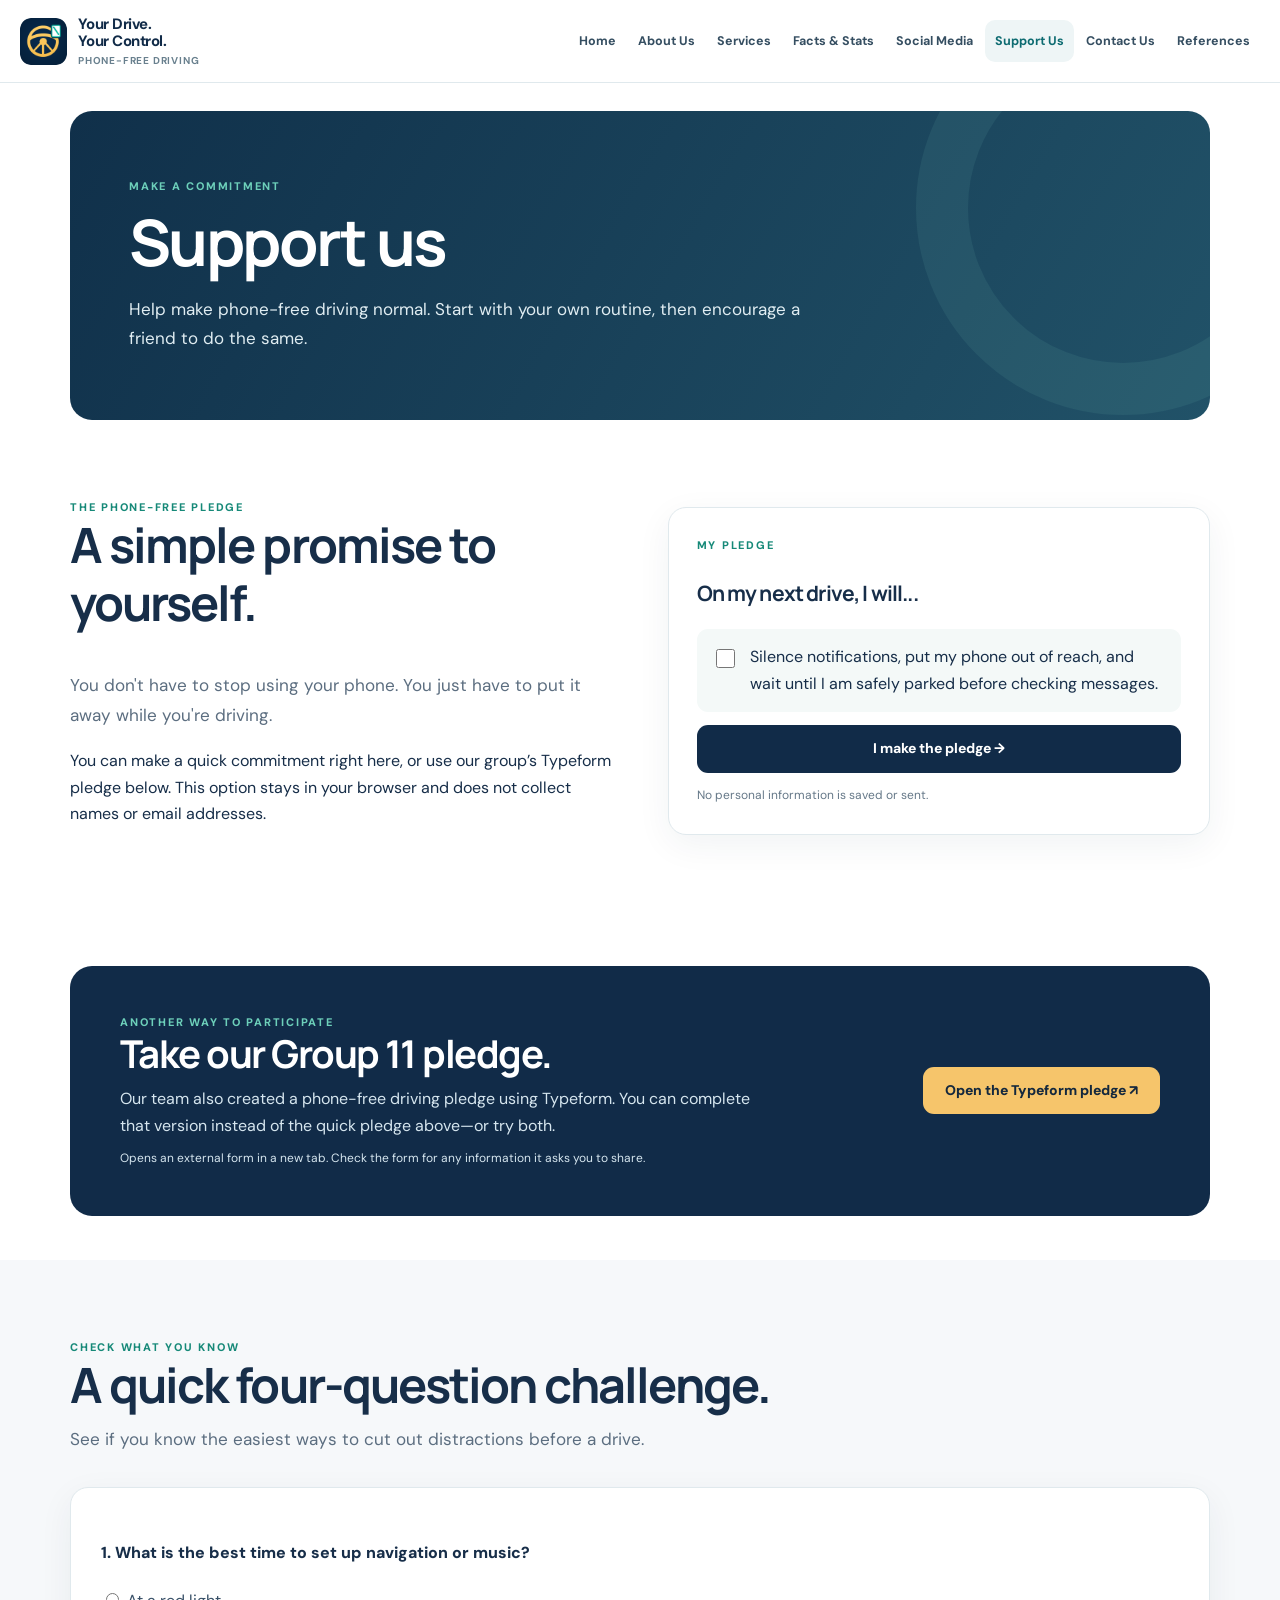
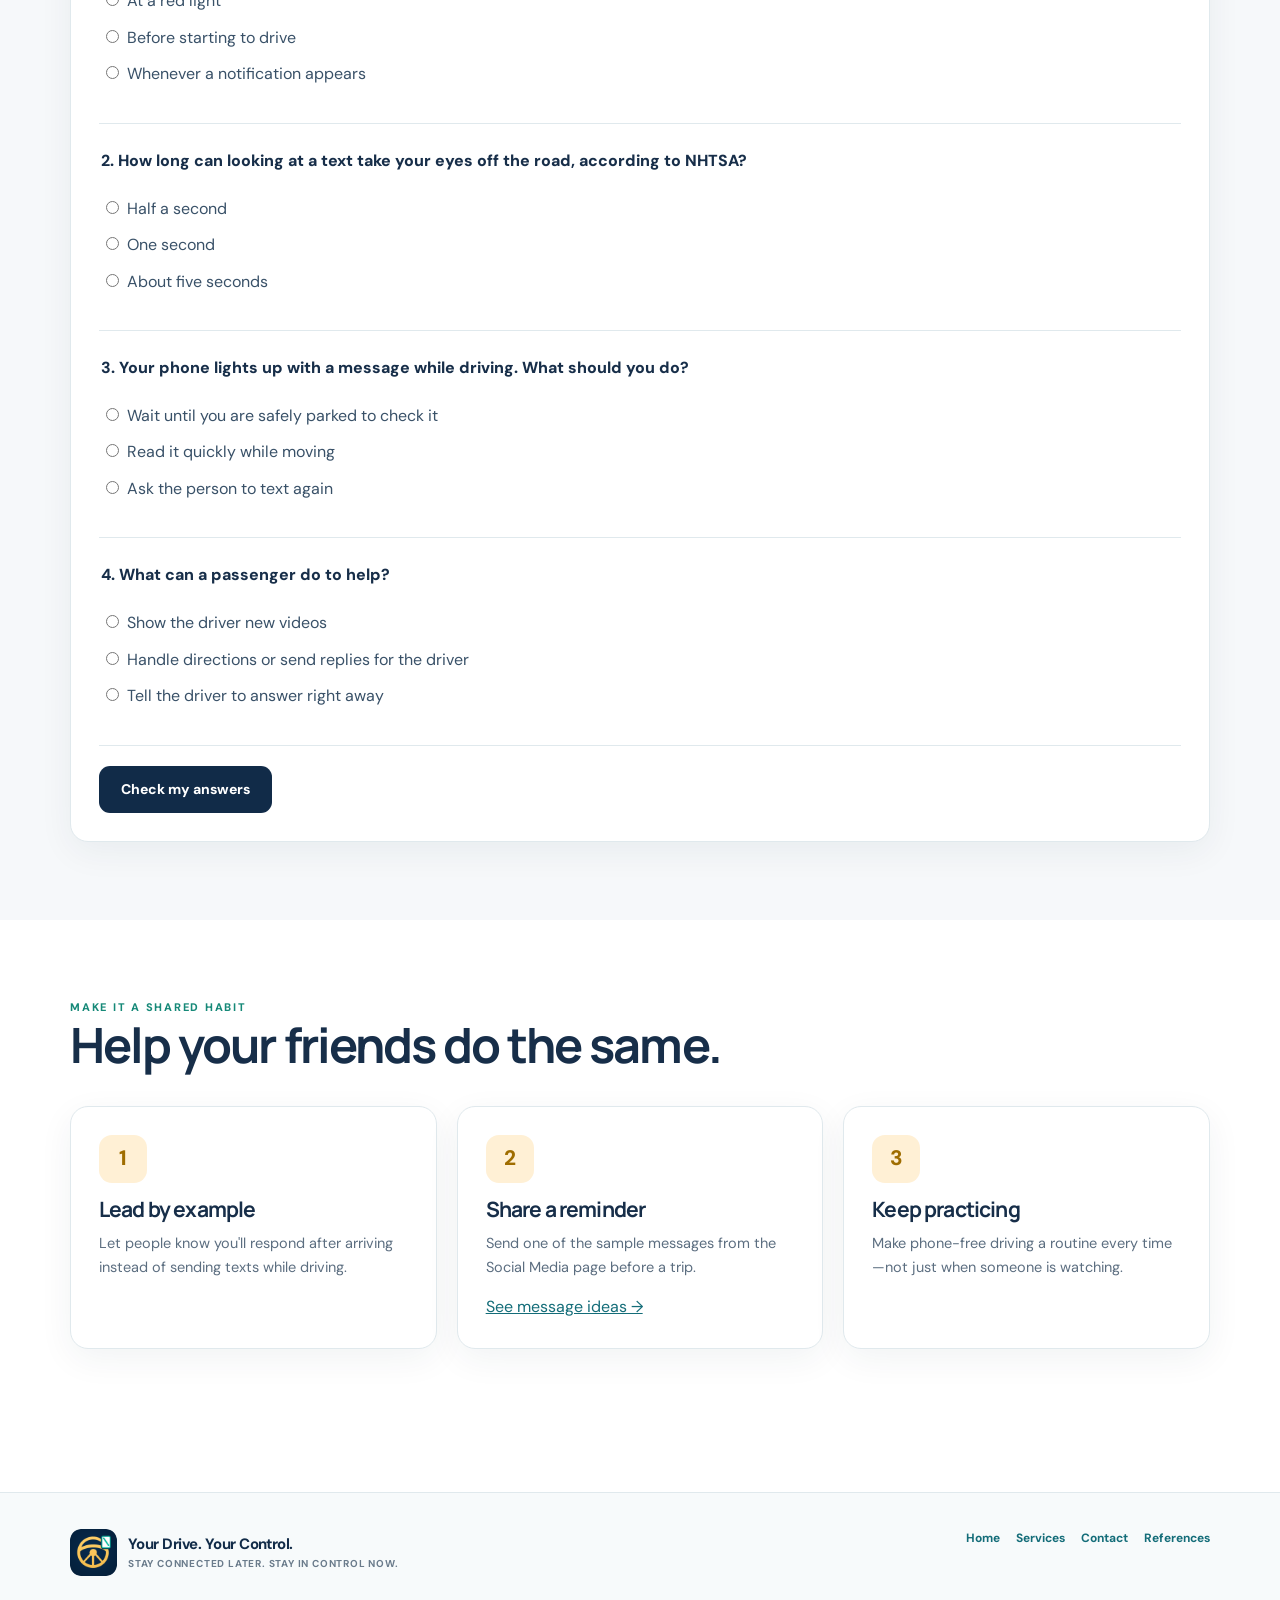
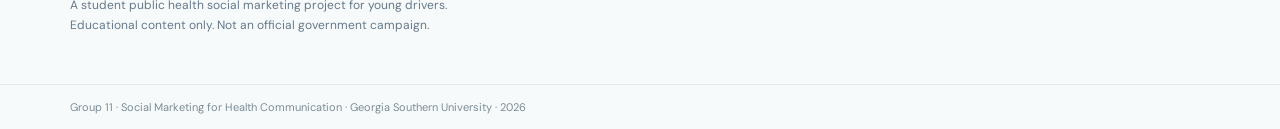
<file: support.html>
<!doctype html>
<html lang="en">
<head>
<meta charset="UTF-8">
<meta name="viewport" content="width=device-width,initial-scale=1">
<meta name="description" content="Take the phone-free driving pledge and a short interactive distracted driving quiz.">
<meta name="theme-color" content="#112b48">
<title>Support Us | Your Drive. Your Control.</title>
<link rel="stylesheet" href="css/style.css">
<link rel="icon" href="assets/logo-fallback.svg" type="image/svg+xml">
</head>
<body>
<a class="skip" href="#main">Skip to main content</a>
<header class="site-header"><div class="head-wrap">
<a class="branding" href="index.html" aria-label="Your Drive. Your Control. home"><img class="site-logo" src="assets/logo.png" alt="Campaign logo"><span class="brand-lines"><strong>Your Drive.<br>Your Control.</strong><small>Phone-free driving</small></span></a>
<button class="menu-button" aria-label="Toggle menu" aria-expanded="false" aria-controls="site-nav">☰</button>
<nav class="nav-links" id="site-nav" aria-label="Main navigation"><a href="index.html">Home</a><a href="about.html">About Us</a><a href="services.html">Services</a><a href="facts.html">Facts & Stats</a><a href="social-media.html">Social Media</a><a href="support.html" class="active" aria-current="page">Support Us</a><a href="contact.html">Contact Us</a><a href="references.html">References</a></nav>
</div></header>
<main id="main"><div class="container"><div class="page-banner"><div class="kicker">Make a commitment</div><h1>Support us</h1><p>Help make phone-free driving normal. Start with your own routine, then encourage a friend to do the same.</p></div></div><section class="section"><div class="container split"><div><div class="kicker">The phone-free pledge</div><h2>A simple promise to yourself.</h2><p class="lede">You don't have to stop using your phone. You just have to put it away while you're driving.</p><p>You can make a quick commitment right here, or use our group’s Typeform pledge below. This option stays in your browser and does not collect names or email addresses.</p></div><div class="card"><form id="pledge-form" class="pledge-form"><div class="kicker">My pledge</div><h3>On my next drive, I will...</h3><label class="pledge-choice"><input type="checkbox" required><span>Silence notifications, put my phone out of reach, and wait until I am safely parked before checking messages.</span></label><button type="submit" class="btn btn-navy">I make the pledge →</button><div class="feedback" id="pledge-message" aria-live="polite"></div><span class="tiny">No personal information is saved or sent.</span></form></div></div></section>
<section class="section tight" aria-labelledby="group-pledge-title"><div class="container"><div class="banner-cta"><div><div class="kicker light">Another way to participate</div><h2 id="group-pledge-title">Take our Group 11 pledge.</h2><p>Our team also created a phone-free driving pledge using Typeform. You can complete that version instead of the quick pledge above—or try both.</p><p class="tiny" style="color:#d6e6ef;margin-top:10px">Opens an external form in a new tab. Check the form for any information it asks you to share.</p></div><a class="btn btn-gold" href="https://form.typeform.com/to/HUurutwU" target="_blank" rel="noopener noreferrer" aria-label="Open the Group 11 Typeform pledge in a new tab">Open the Typeform pledge ↗</a></div></div></section>
<section class="section soft"><div class="container"><div class="section-header"><div class="kicker">Check what you know</div><h2>A quick four-question challenge.</h2><p>See if you know the easiest ways to cut out distractions before a drive.</p></div><form id="quiz-form" class="card"><div class="quiz-question"><fieldset><legend>1. What is the best time to set up navigation or music?</legend><label><input type="radio" name="q1" value="a">At a red light</label><label><input type="radio" name="q1" value="b">Before starting to drive</label><label><input type="radio" name="q1" value="c">Whenever a notification appears</label></fieldset></div><div class="quiz-question"><fieldset><legend>2. How long can looking at a text take your eyes off the road, according to NHTSA?</legend><label><input type="radio" name="q2" value="a">Half a second</label><label><input type="radio" name="q2" value="b">One second</label><label><input type="radio" name="q2" value="c">About five seconds</label></fieldset></div><div class="quiz-question"><fieldset><legend>3. Your phone lights up with a message while driving. What should you do?</legend><label><input type="radio" name="q3" value="a">Wait until you are safely parked to check it</label><label><input type="radio" name="q3" value="b">Read it quickly while moving</label><label><input type="radio" name="q3" value="c">Ask the person to text again</label></fieldset></div><div class="quiz-question"><fieldset><legend>4. What can a passenger do to help?</legend><label><input type="radio" name="q4" value="a">Show the driver new videos</label><label><input type="radio" name="q4" value="b">Handle directions or send replies for the driver</label><label><input type="radio" name="q4" value="c">Tell the driver to answer right away</label></fieldset></div><button type="submit" class="btn btn-navy mt-sm">Check my answers</button><div class="quiz-result" id="quiz-result" hidden aria-live="polite"></div></form></div></section>
<section class="section"><div class="container"><div class="section-header"><div class="kicker">Make it a shared habit</div><h2>Help your friends do the same.</h2></div><div class="grid cols-3"><article class="card"><div class="icon-box gold-bg">1</div><h3>Lead by example</h3><p>Let people know you'll respond after arriving instead of sending texts while driving.</p></article><article class="card"><div class="icon-box gold-bg">2</div><h3>Share a reminder</h3><p>Send one of the sample messages from the Social Media page before a trip.</p><a href="social-media.html">See message ideas →</a></article><article class="card"><div class="icon-box gold-bg">3</div><h3>Keep practicing</h3><p>Make phone-free driving a routine every time—not just when someone is watching.</p></article></div></div></section></main>
<footer class="site-footer"><div class="container footer-inner"><div><a class="branding" href="index.html"><img class="site-logo" src="assets/logo.png" alt="Campaign logo"><span class="brand-lines"><strong>Your Drive. Your Control.</strong><small>Stay connected later. Stay in control now.</small></span></a><p class="tiny mt-sm">A student public health social marketing project for young drivers.<br>Educational content only. Not an official government campaign.</p></div><nav aria-label="Footer navigation" class="footer-links"><a href="index.html">Home</a><a href="services.html">Services</a><a href="contact.html">Contact</a><a href="references.html">References</a></nav></div><div class="footer-bottom"><div class="container">Group 11 · Social Marketing for Health Communication · Georgia Southern University · 2026</div></div></footer>
<script src="js/main.js" defer></script>
</body></html>
</file>
<file: css/style.css>
@import url('https://fonts.googleapis.com/css2?family=DM+Sans:wght@400;500;600;700;800&family=Manrope:wght@400;500;600;700;800&display=swap');
:root{--navy:#112b48;--deep:#0b1e33;--ink:#172e49;--muted:#5c6e80;--gold:#f6c56b;--mint:#6dd0ba;--pale:#f6f8fa;--line:#e0e9ed;--white:#fff;--radius:18px;--shadow:0 10px 35px rgba(21,43,64,.06)}
*{box-sizing:border-box}html{scroll-behavior:smooth}body{margin:0;background:#fff;color:var(--ink);font-family:'DM Sans',Arial,sans-serif;line-height:1.65}h1,h2,h3,h4,p{margin-top:0}h1,h2,h3{font-family:'Manrope','DM Sans',Arial,sans-serif;line-height:1.18;letter-spacing:-.04em}h1{font-size:clamp(2.9rem,5.8vw,5.1rem)}h2{font-size:clamp(2rem,3.8vw,3.25rem)}h3{font-size:1.32rem}a{color:#146d79}a:hover{text-decoration-thickness:2px}button,input{font:inherit}button{cursor:pointer}.container{width:min(1140px,calc(100% - 44px));margin:auto}.skip{position:absolute;left:12px;top:-70px;background:#fff;padding:11px;z-index:999}.skip:focus{top:8px}.site-header{position:sticky;top:0;z-index:100;background:#fff;border-bottom:1px solid var(--line)}.head-wrap{width:min(1240px,calc(100% - 38px));margin:auto;display:flex;align-items:center;justify-content:space-between;min-height:82px;gap:18px}.branding{display:flex;align-items:center;gap:11px;color:var(--navy);text-decoration:none;flex:none}.branding img{height:47px;width:47px;object-fit:contain;border-radius:11px}.branding .brand-lines{display:flex;flex-direction:column;line-height:1.12}.branding strong{font-size:15px;letter-spacing:-.035em}.branding small{font-size:10px;color:#69808e;letter-spacing:.08em;text-transform:uppercase;margin-top:5px;font-weight:700}.nav-links{display:flex;align-items:center;gap:2px;flex-wrap:wrap;justify-content:flex-end}.nav-links a{font-size:12.5px;font-weight:700;color:#354e61;text-decoration:none;padding:11px 10px;border-radius:10px;white-space:nowrap}.nav-links a:hover,.nav-links a.active{background:#eef5f6;color:#0d6b71}.menu-button{display:none;border:1px solid var(--line);background:#fff;border-radius:8px;padding:7px 11px;font-size:20px}.kicker{color:#168978;text-transform:uppercase;font-size:11px;letter-spacing:.16em;font-weight:800}.kicker.light{color:var(--mint)}.section{padding:78px 0}.section.soft{background:var(--pale)}.section.tight{padding:44px 0}.section-header{max-width:710px;margin-bottom:32px}.section-header p,.lede{color:var(--muted);font-size:1.07rem;line-height:1.75}.section-header h2{margin-bottom:12px}.hero{background:var(--navy);color:#fff;border-radius:24px;overflow:hidden;position:relative;margin:27px auto 0}.hero:before{content:'';position:absolute;inset:0;background:radial-gradient(circle at 95% -5%,rgba(100,214,183,.2),transparent 38%),linear-gradient(95deg,rgba(4,16,34,.08),transparent);pointer-events:none}.hero-inner{padding:76px 60px;display:grid;grid-template-columns:1.08fr .92fr;gap:25px;align-items:center;position:relative}.hero .kicker{margin-bottom:18px}.hero h1{margin-bottom:19px;color:#fff}.gold{color:var(--gold)}.hero .subtitle{font-size:17px;color:#e2f0f3;line-height:1.7;max-width:530px}.hero .tagline{font-weight:800;color:var(--gold);letter-spacing:.02em;margin-bottom:16px}.hero-visual{display:grid;place-items:center;position:relative}.hero-visual img{width:min(100%,460px);filter:drop-shadow(0 12px 26px rgba(0,0,0,.08))}.action-row{display:flex;gap:12px;flex-wrap:wrap;margin-top:28px}.btn{display:inline-flex;align-items:center;gap:9px;justify-content:center;border:2px solid transparent;border-radius:11px;padding:12px 20px;font-size:14px;text-decoration:none;font-weight:800;line-height:1.4;transition:transform .15s ease,background .15s ease}.btn:hover{transform:translateY(-2px)}.btn-gold{background:var(--gold);color:#14283d}.btn-outline{color:#fff;border-color:#7a98a9}.btn-navy{background:var(--navy);color:#fff}.btn-white{background:#fff;color:var(--navy)}.btn-plain{background:#ebf4f5;color:#176670}.note-strip{padding:27px 0;border-bottom:1px solid var(--line);display:flex;align-items:center;justify-content:space-between;gap:15px}.note-strip strong{font-family:Manrope,Arial,sans-serif;font-size:19px}.note-strip span{font-size:14px;color:var(--muted);max-width:440px}.grid{display:grid;gap:20px}.cols-2{grid-template-columns:repeat(2,minmax(0,1fr))}.cols-3{grid-template-columns:repeat(3,minmax(0,1fr))}.cols-4{grid-template-columns:repeat(4,minmax(0,1fr))}.card{background:#fff;border:1px solid var(--line);border-radius:var(--radius);padding:28px;box-shadow:var(--shadow)}.card h3{margin:14px 0 10px}.card p{color:var(--muted);font-size:14.5px}.icon-box{width:48px;height:48px;border-radius:13px;display:grid;place-items:center;background:#e1f3ee;color:#087c68;font-weight:800;font-size:21px}.icon-box.gold-bg{background:#fff0d5;color:#9f6d00}.stat-card{border:1px solid #d5e8e4;background:#eff9f5;border-radius:var(--radius);padding:28px;min-height:190px}.stat-card strong{display:block;color:#0c6f6b;font-family:Manrope,Arial,sans-serif;font-size:clamp(2.3rem,5vw,3.7rem);line-height:1.05;letter-spacing:-.055em}.stat-card span{font-weight:800;display:block;margin:14px 0 5px}.stat-card small{color:#607681;line-height:1.4;display:block}.aside-tip{background:#fff7e7;border:1px solid #f6dda7;padding:23px 27px;border-radius:var(--radius);color:#715222}.aside-tip strong{color:#58421c}.split{display:grid;grid-template-columns:1fr 1fr;gap:55px;align-items:center}.feature-art{background:#eaf4f3;border-radius:25px;min-height:360px;display:grid;place-items:center;padding:18px}.feature-art img{max-width:95%;max-height:410px}.page-banner{background:linear-gradient(120deg,#10304a,#215268);color:#fff;border-radius:22px;padding:66px 59px;margin:28px auto 0;position:relative;overflow:hidden}.page-banner:after{content:'';position:absolute;width:310px;height:310px;border:52px solid rgba(144,226,205,.08);border-radius:50%;right:-120px;top:-110px}.page-banner .kicker{color:var(--mint)}.page-banner h1{font-size:clamp(2.7rem,5vw,4.2rem);margin:9px 0 15px;color:#fff}.page-banner p{font-size:17px;color:#e0edf2;max-width:720px;line-height:1.75;margin-bottom:0;position:relative;z-index:1}.highlights{display:flex;gap:10px;flex-wrap:wrap;margin:24px 0 0}.pill{display:inline-block;border-radius:100px;font-size:12px;font-weight:800;letter-spacing:.02em;padding:7px 12px;background:#e9f6f1;color:#176c68}.pill.dark{background:rgba(255,255,255,.12);color:#e7f7f4}.process{counter-reset:steps}.process .card{position:relative;padding-top:32px}.number{font-size:12px;color:#148371;font-weight:800;letter-spacing:.12em}.process h3{margin-top:10px}.check-list{padding-left:20px}.check-list li{padding:4px 0;color:var(--muted)}.banner-cta{background:var(--navy);border-radius:22px;padding:47px 50px;color:#fff;display:flex;justify-content:space-between;align-items:center;gap:30px}.banner-cta h2{font-size:clamp(1.65rem,3vw,2.4rem);max-width:650px;margin:0 0 10px;color:#fff}.banner-cta p{color:#d6e6ef;margin:0;max-width:650px}.footnotes{font-size:12px;color:#637888}.footnotes a{color:#226e79}.source-link{font-size:12px;margin-top:14px;display:block}.site-footer{border-top:1px solid var(--line);background:#f7fafb;margin-top:65px}.footer-inner{display:flex;justify-content:space-between;align-items:start;gap:25px;padding:36px 0}.footer-inner small{color:#6a7b8b}.footer-links{display:flex;gap:16px;flex-wrap:wrap;font-size:12px;font-weight:700}.footer-links a{text-decoration:none}.footer-bottom{border-top:1px solid var(--line);padding:13px 0;font-size:11px;color:#7b8c96}.banner-placeholder{border:1px dashed #b2c7d1;border-radius:15px;padding:25px;background:#f7fafb;color:#647789;font-size:14px}.reference-list{padding-left:25px}.reference-list li{padding:0 0 24px 5px;border-bottom:1px solid var(--line);margin-bottom:24px;overflow-wrap:anywhere}.reference-list a{overflow-wrap:anywhere}.media-tile{border:1px solid var(--line);border-radius:18px;overflow:hidden;background:#fff}.media-inner{padding:20px}.media-tile iframe{display:block;width:100%;aspect-ratio:16/9;border:0;background:#172d47}.social-post{padding:26px;background:#fff;border:1px solid var(--line);border-radius:18px;min-height:278px;display:flex;flex-direction:column;justify-content:space-between}.social-post .post-design{border-radius:13px;padding:23px;min-height:165px;display:flex;flex-direction:column;justify-content:center;align-items:center;text-align:center;background:var(--navy);color:white}.social-post:nth-child(2) .post-design{background:#e9f5ee;color:var(--navy)}.social-post:nth-child(3) .post-design{background:#fff0d4;color:var(--navy)}.post-design strong{font-family:Manrope,Arial,sans-serif;font-size:23px;line-height:1.14;letter-spacing:-.04em;max-width:220px}.post-design small{margin-top:14px;font-size:11px;letter-spacing:.1em;font-weight:800;text-transform:uppercase}.post-desc{font-size:13px;color:var(--muted);margin:10px 0 0}.pledge-form{display:grid;gap:13px}.pledge-choice{display:flex;align-items:start;gap:12px;background:#f4f9f8;padding:15px;border-radius:11px}.pledge-choice input{accent-color:#167c75;margin-top:5px;width:19px;height:19px;flex:none}.feedback{border-radius:11px;margin-top:14px;padding:14px 17px;background:#e4f5ee;color:#116d5a;font-weight:700}.feedback:empty{display:none}.quiz-question{padding:25px 0;border-bottom:1px solid var(--line)}.quiz-question legend{font-weight:800;font-size:16px;line-height:1.45;padding:0;margin-bottom:14px}.quiz-question label{display:block;margin:10px 0;color:#395168;cursor:pointer}.quiz-question input{accent-color:#106c76;margin-right:8px}.quiz-question fieldset{padding:0;border:0}.quiz-result{font-size:16px;padding:18px;background:#e4f4ed;border-radius:12px;margin-top:19px}.quiz-result[hidden]{display:none}.answer-note{color:#4d6270;font-size:13px}.map-frame{width:100%;height:330px;border:0;border-radius:16px;background:#eef5f5}.code-note{font-size:12px;color:#77868f}.outline-block{border-left:4px solid var(--gold);padding:17px 22px;background:#fff9ed;border-radius:0 12px 12px 0}.team-member{padding:20px;border:1px solid var(--line);border-radius:14px;background:#fff}.team-member strong{display:block}.team-member span{font-size:12px;color:var(--muted)}.safety-quote{font-size:clamp(1.5rem,3vw,2.3rem);font-family:Manrope,Arial,sans-serif;font-weight:800;line-height:1.35;letter-spacing:-.03em}.logo-large{width:105px;height:105px;object-fit:contain;border-radius:18px}.contact-detail{display:flex;gap:14px;align-items:start}.contact-detail .icon-box{flex:none}.contact-detail p{font-size:14px}.tiny{font-size:12px;color:#657888}.text-center{text-align:center}.mt-sm{margin-top:20px}.mt-md{margin-top:32px}.mt-lg{margin-top:48px}a:focus-visible,button:focus-visible,input:focus-visible{outline:3px solid #21a49b;outline-offset:3px}
@media(max-width:1100px){.head-wrap{min-height:73px}.branding strong{font-size:14px}.nav-links a{font-size:11.5px;padding:9px 6px}}
@media(max-width:930px){.menu-button{display:block}.nav-links{display:none;position:absolute;top:72px;left:0;right:0;background:#fff;padding:15px 22px 20px;box-shadow:0 15px 19px rgba(0,0,0,.1);flex-direction:column;align-items:stretch}.nav-links.open{display:flex}.nav-links a{font-size:15px;padding:11px 16px}.hero-inner{grid-template-columns:1fr;padding:51px 40px}.hero-visual{max-height:350px}.hero-visual img{max-height:340px}.split{gap:25px}}
@media(max-width:670px){.container{width:min(100% - 30px,1140px)}.branding img{height:39px;width:39px}.head-wrap{min-height:70px}.hero{margin-top:15px;border-radius:17px}.hero-inner{padding:41px 26px}.hero h1{font-size:clamp(2.75rem,11vw,4rem)}.hero .subtitle{font-size:15px}.hero-visual{max-height:250px}.hero-visual img{max-height:260px}.page-banner{margin-top:15px;padding:47px 27px;border-radius:17px}.page-banner p{font-size:15px}.section{padding:58px 0}.cols-2,.cols-3,.cols-4,.split{grid-template-columns:1fr}.card{padding:23px}.stat-card{min-height:130px}.banner-cta,.note-strip,.footer-inner{flex-direction:column;align-items:start}.banner-cta{padding:30px}.footer-links{gap:11px}.action-row{align-items:stretch}.action-row .btn{width:100%}}
@media(prefers-reduced-motion:reduce){html{scroll-behavior:auto}.btn{transition:none}.btn:hover{transform:none}}
</file>
